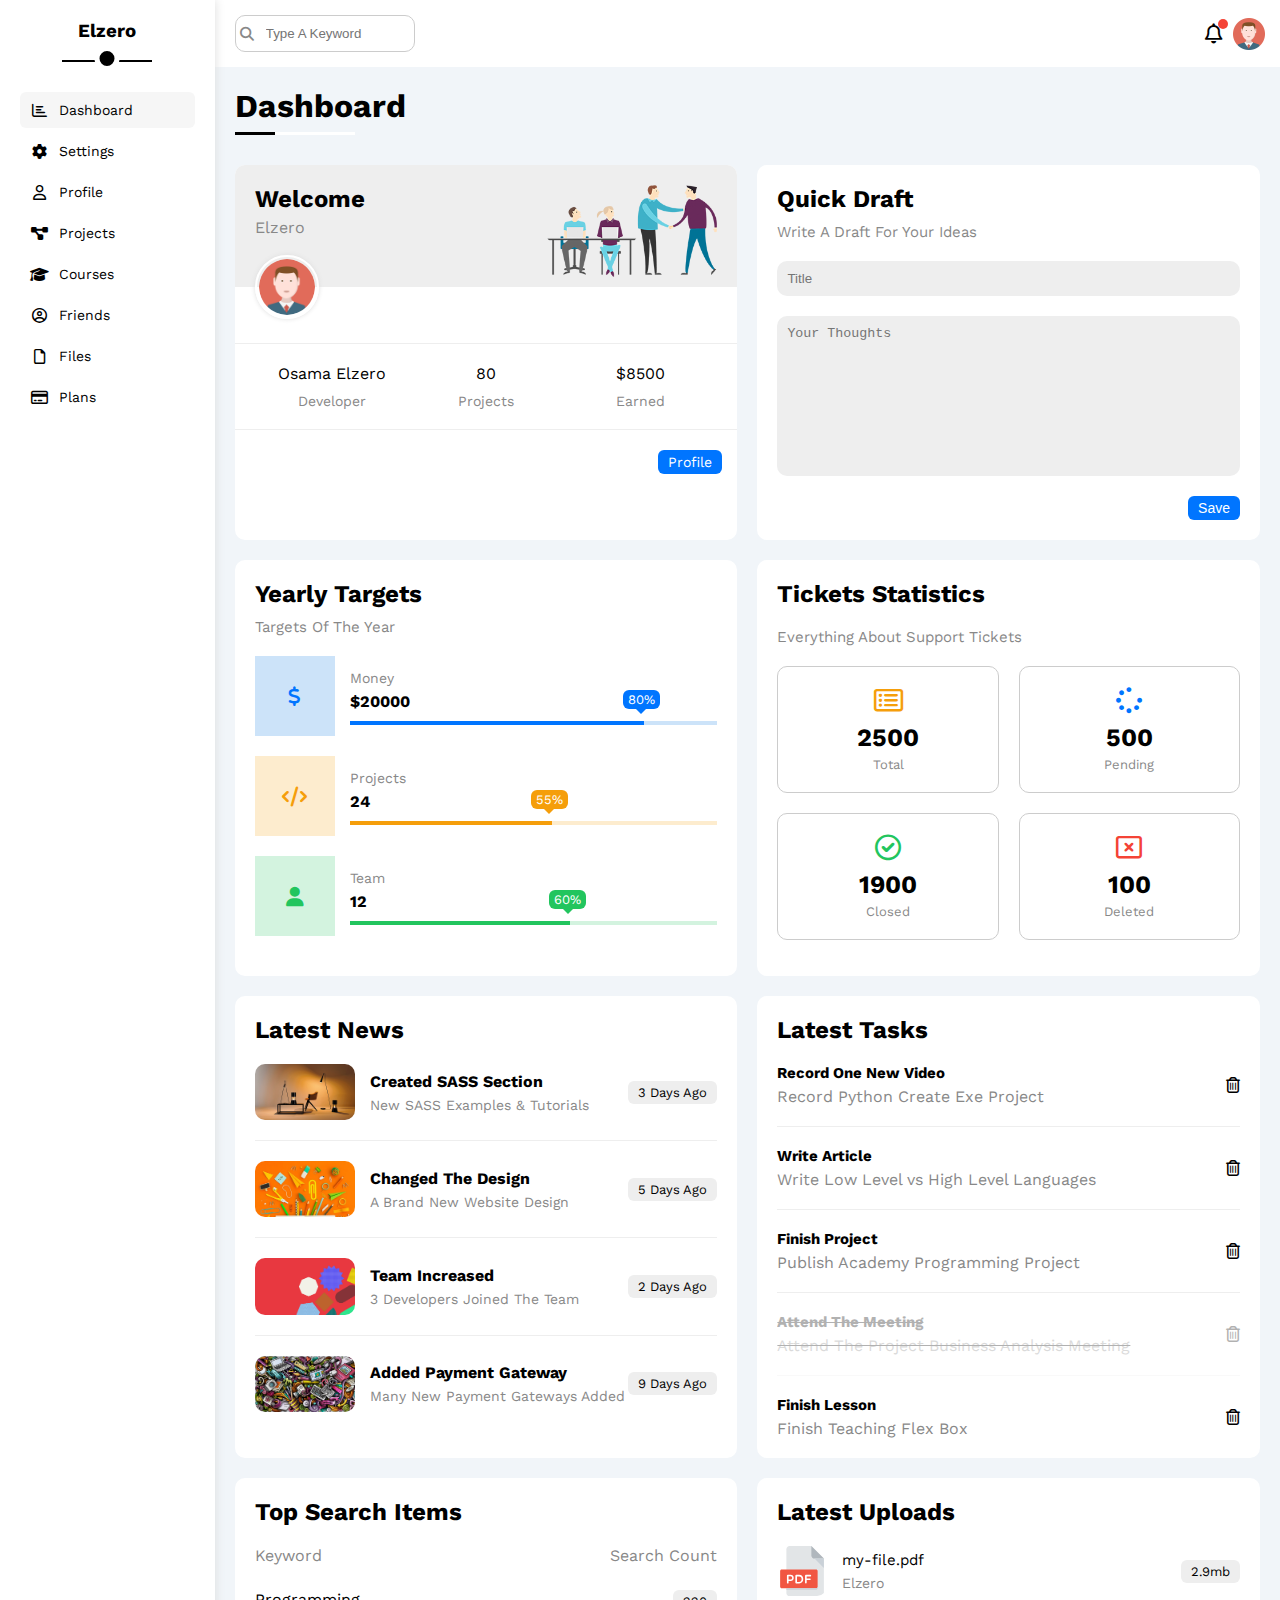
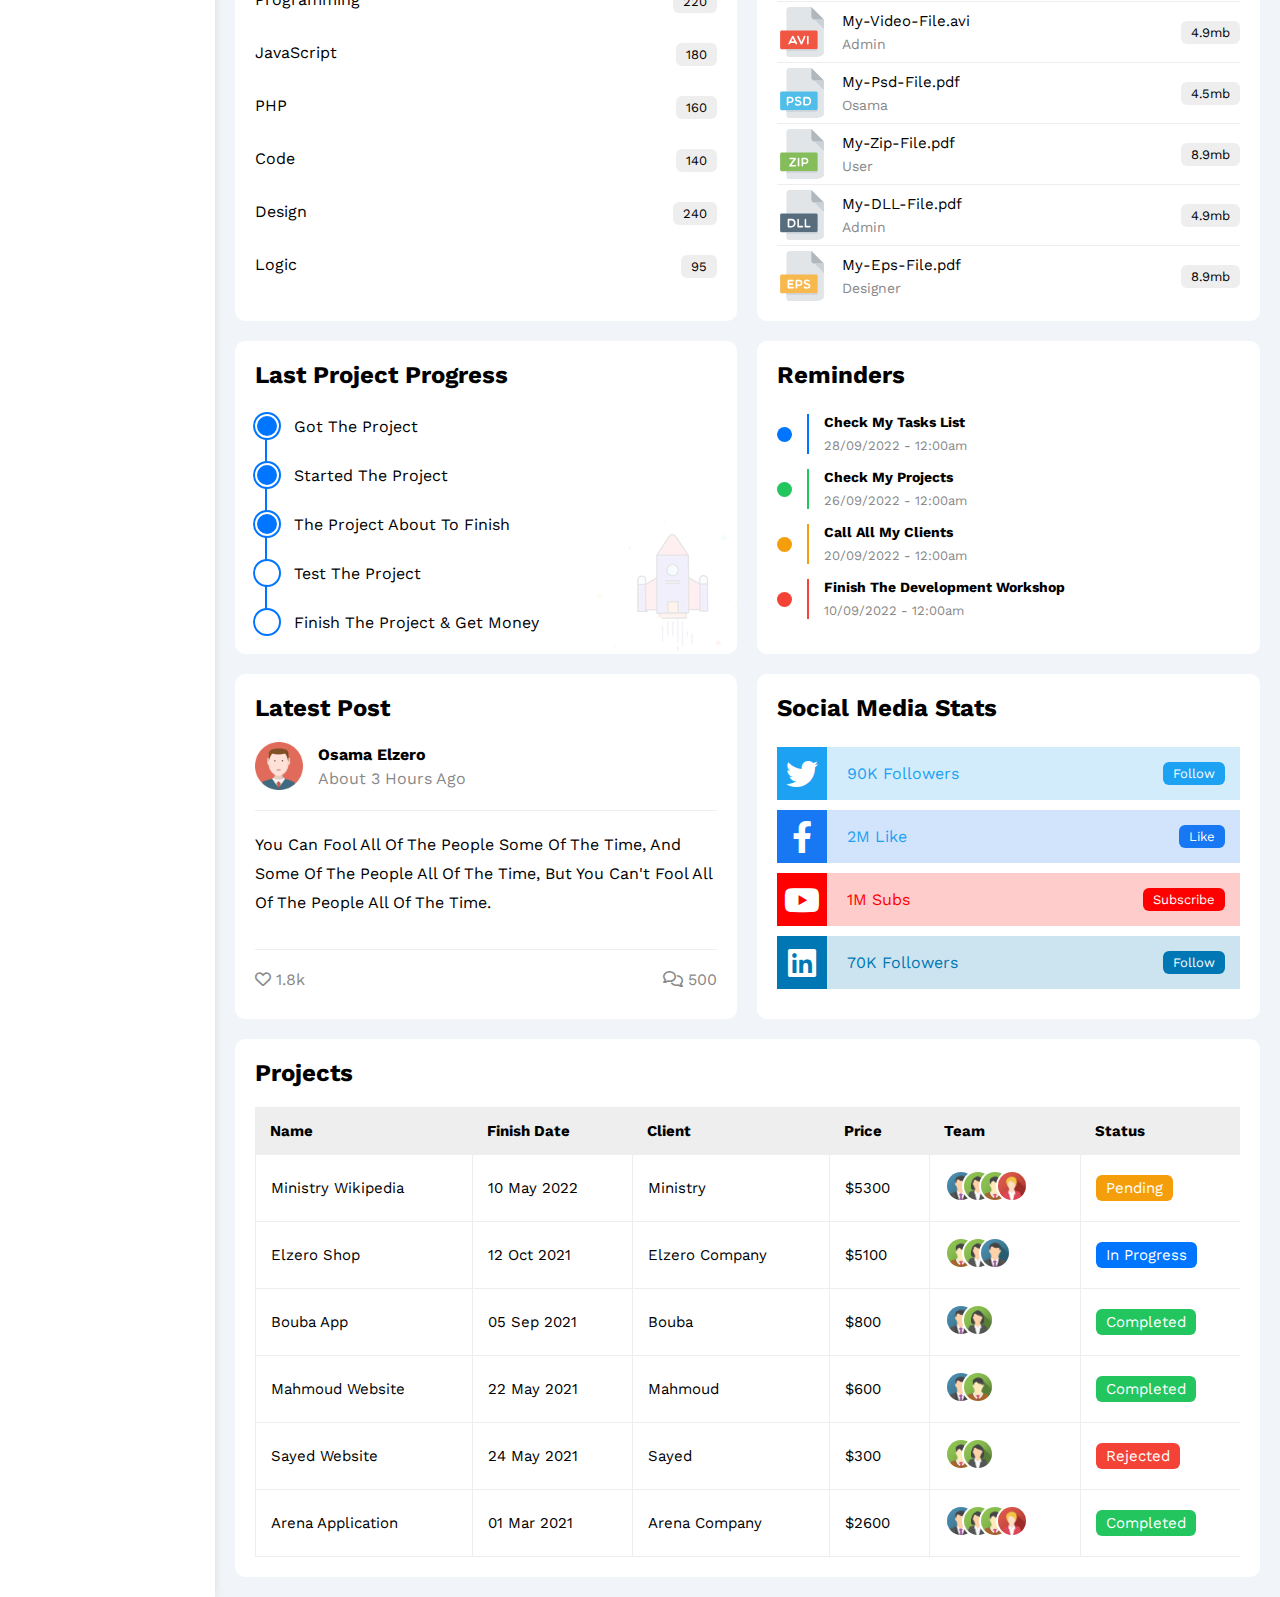
<file: index.html>
<!DOCTYPE html>
<html lang="en">
<head>
    <meta charset="UTF-8">
    <meta http-equiv="X-UA-Compatible" content="IE=edge">
    <meta name="viewport" content="width=device-width, initial-scale=1.0">
    <title>Dashboard</title>
    <link rel="stylesheet" href="css/all.min.css">
    <link rel="stylesheet" href="css/framework.css">
    <link rel="stylesheet" href="css/index.css">
     <link rel="preconnect" href="https://fonts.googleapis.com">
<link rel="preconnect" href="https://fonts.gstatic.com" crossorigin>
<link href="https://fonts.googleapis.com/css2?family=Roboto:wght@100;300&family=Work+Sans:ital,wght@0,300;0,500;0,700;0,800;1,200;1,400&display=swap" rel="stylesheet"> 
    
</head>
<body>
    <div class="page d-flex">
        <div class="sidebar bg-white p-20 p-relative">
            <h3 class="mt-0 txt-c p-relative">Elzero</h3>
            <ul>
                <li><a class="active d-flex align-center fs-15 c-black p-10 rad-6" href="index.html"><i class="fa-regular fa-chart-bar fa-fw"></i><span class="hd-mob">Dashboard</span></a></li>
                <li><a class="d-flex align-center fs-15 c-black p-10 rad-6" href="settings.html"><i class="fa-solid fa-gear fa-fw"></i><span class="hd-mob">Settings</span></a></li>
                <li><a class="d-flex align-center fs-15 c-black p-10 rad-6" href="profile.html"><i class="fa-regular fa-user fa-fw"></i><span class="hd-mob">Profile</span></a></li>
                <li><a class="d-flex align-center fs-15 c-black p-10 rad-6" href="projects.html"><i class="fa-solid fa-diagram-project fa-fw"></i><span class="hd-mob">Projects</span></a></li>
                <li><a class="d-flex align-center fs-15 c-black p-10 rad-6" href="courses.html"><i class="fa-solid fa-graduation-cap fa-fw"></i><span class="hd-mob">Courses</span></a></li>
                <li><a class="d-flex align-center fs-15 c-black p-10 rad-6" href="friends.html"><i class="fa-regular fa-circle-user fa-fw"></i><span class="hd-mob">Friends</span></a></li>
                <li><a class="d-flex align-center fs-15 c-black p-10 rad-6" href="files.html"><i class="fa-regular fa-file fa-fw"></i><span class="hd-mob">Files</span></a></li>
                <li><a class="d-flex align-center fs-15 c-black p-10 rad-6" href="plans.html"><i class="fa-regular fa-credit-card fa-fw"></i><span class="hd-mob">Plans</span></a></li>
            </ul>
        </div>
        <div class="content w-full">
            <div class="head bg-white p-15 bet-flex">
               <div class="search p-relative">
                <input class="p-10" type="search" placeholder="Type A Keyword">
               </div>
               <div class="icon d-flex align-center">
                <span class="noti p-relative"><i class="fa-regular fa-bell fa-lg"></i></span>
                <img src="images/avatar.png" alt="">
               </div>
            </div>
            <h1 class="p-relative">Dashboard</h1>
            <div class="wrape d-grid gap-20">
              <div class="welcome bg-white rad-10 txt-c-mobile block-mobile">
                <div class="intro p-20 d-flex space-between bg-eee">
                    <div>
                        <h2 class="m-0">Welcome</h2>
                        <p class="c-grey mt-5">Elzero</p>
                    </div>
                    <img class="hd-mob" src="images/welcome.png" alt="">
                </div>
                <img src="images/avatar.png" alt="" class="avatar">
                <div class="body txt-c d-flex p-20 mt-20 mb-20 block-mobile">
                    <div>Osama Elzero <span class="c-grey d-block fs-14 mt-10">Developer</span></div>
                    <div>80<span class="c-grey d-block fs-14 mt-10">Projects</span></div>
                    <div>$8500<span class="c-grey d-block fs-14 mt-10">Earned</span></div>
                </div>
                <a href="profile.html" class="visit d-block fs-14 rad-6 bg-blue c-white w-fit btn-shape">Profile</a>
              </div>
              <div class="quick bg-white rad-10 txt-c-mobile block-mobile p-20">
                <h2 class="mt-0 mb-10">Quick Draft</h2>
                <p class="c-grey mt-0 mb-20 fs-15">Write A Draft For Your Ideas</p>
                <form action="">
                    <input class="d-block mb-20 w-full p-10 rad-10 b-none bg-eee" type="text" placeholder="Title">
                    <textarea class="rad-10 p-10 d-block w-full mb-20 b-none bg-eee" placeholder="Your Thoughts"></textarea>
                    <input class="save d-block fs-14 bg-blue c-white b-none w-fit btn-shape" type="submit" value="Save">
                </form>
              </div>
              <div class="target p-20 bg-white rad-10">
                <h2 class="mt-0 mb-10">Yearly Targets</h2>
                <p class="mb-20 mt-0 c-grey fs-15">Targets Of The Year</p>
                <div class="row mb-20 blue center-flex">
                  <div class="icons center-flex">
                    <i class="fa-solid fa-dollar-sign fa-lg c-blue"></i>
                  </div>
                  <div class="detail">
                    <span class="fs-14 c-grey">Money</span>
                    <span class="d-block mt-5 mb-10 fw-bold">$20000</span>
                    <div class="prog p-relative">
                        <span class="bg-blue blue" style="width: 80%"><span class="bg-blue">80%</span></span>
                    </div>
                  </div>
                </div>
                <div class="row mb-20 orange center-flex">
                  <div class="icons center-flex">
                    <i class="fa-solid fa-code fa-lg c-orange"></i>
                  </div>
                  <div class="detail">
                    <span class="fs-14 c-grey">Projects</span>
                    <span class="d-block mt-5 mb-10 fw-bold">24</span>
                    <div class="prog p-relative">
                        <span class="bg-orange orange" style="width: 55%"><span class="bg-orange">55%</span></span>
                    </div>
                  </div>
                </div>
                <div class="row mb-20 green center-flex">
                  <div class="icons center-flex">
                    <i class="fa-solid fa-user fa-lg c-green"></i>
                  </div>
                  <div class="detail">
                    <span class="fs-14 c-grey">Team</span>
                    <span class="d-block mt-5 mb-10 fw-bold">12</span>
                    <div class="prog p-relative">
                        <span class="bg-green green" style="width: 60%"><span class="bg-green">60%</span></span>
                    </div>
                  </div>
                </div>
              </div>
              <div class="ticket p-20 bg-white rad-10">
                <h2 class="mt-0 mb10">Tickets Statistics</h2>
                <p class="mt-0 mb-20 c-grey fs-15 ">Everything About Support Tickets</p>
                <div class="d-flex txt-c gap-20 f-wrap">
                    <div class="box p-20 rad-10 fs-13 c-grey">
                        <i class="fa-regular fa-rectangle-list fa-2x mb-10 c-orange"></i>
                        <span class="d-block c-black fw-bold fs-25 mb-5">2500</span>
                        Total
                    </div>
                    <div class="box p-20 rad-10 fs-13 c-grey">
                        <i class="fa-solid fa-spinner fa-2x mb-10 c-blue"></i>
                        <span class="d-block c-black fw-bold fs-25 mb-5">500</span>
                        Pending
                    </div>
                    <div class="box p-20 rad-10 fs-13 c-grey">
                        <i class="fa-regular fa-circle-check fa-2x mb-10 c-green"></i>
                        <span class="d-block c-black fw-bold fs-25 mb-5">1900</span>
                        Closed
                    </div>
                    <div class="box p-20 rad-10 fs-13 c-grey">
                        <i class="fa-regular fa-rectangle-xmark fa-2x mb-10 c-red"></i>
                        <span class="d-block c-black fw-bold fs-25 mb-5">100</span>
                        Deleted
                    </div>
                </div>
              </div>
              <div class="new p-20 bg-white rad-10 txt-c-mobile">
                <h2 class="mt-0 mb-20">Latest News</h2>
                <div class="new-row d-flex align-center block-mobile">
                  <img src="images/news-01.png" alt="">
                  <div class="info">
                    <h3>Created SASS Section</h3>
                    <p class="m-0 fs-14 c-grey">New SASS Examples & Tutorials</p>
                  </div>
                  <div class="btn-shape bg-eee fs-13 label">3 Days Ago</div>
                </div>
                <div class="new-row d-flex align-center block-mobile">
                  <img src="images/news-02.png" alt="">
                  <div class="info">
                    <h3>Changed The Design</h3>
                    <p class="m-0 fs-14 c-grey">A Brand New Website Design</p>
                  </div>
                  <div class="btn-shape bg-eee fs-13 label">5 Days Ago</div>
                </div>
                <div class="new-row d-flex align-center block-mobile">
                  <img src="images/news-03.png" alt="">
                  <div class="info">
                    <h3>Team Increased</h3>
                    <p class="m-0 fs-14 c-grey">3 Developers Joined The Team</p>
                  </div>
                  <div class="btn-shape bg-eee fs-13 label">2 Days Ago</div>
                </div>
                <div class="new-row d-flex align-center block-mobile">
                  <img src="images/news-04.png" alt="">
                  <div class="info">
                    <h3>Added Payment Gateway</h3>
                    <p class="m-0 fs-14 c-grey">Many New Payment Gateways Added</p>
                  </div>
                  <div class="btn-shape bg-eee fs-13 label">9 Days Ago</div>
                </div>
              </div>
              <div class="task p-20 bg-white rad-10 txt-c-mobile">
                <h2 class="mt-0 mb-20">Latest Tasks</h2>
                <div class="task-row bet-flex">
                  <div class="info">
                    <h3 class="mt-0 mb-5 fs-15">Record One New Video</h3>
                    <p class="m-0 c-grey">Record Python Create Exe Project</p>
                  </div>
                  <i class="fa-regular fa-trash-can delete"></i>
                </div>
                <div class="task-row bet-flex">
                  <div class="info">
                    <h3 class="mt-0 mb-5 fs-15">Write Article</h3>
                    <p class="m-0 c-grey">Write Low Level vs High Level Languages</p>
                  </div>
                  <i class="fa-regular fa-trash-can delete"></i>
                </div>
                <div class="task-row bet-flex">
                  <div class="info">
                    <h3 class="mt-0 mb-5 fs-15">Finish Project</h3>
                    <p class="m-0 c-grey">Publish Academy Programming Project</p>
                  </div>
                  <i class="fa-regular fa-trash-can delete"></i>
                </div>
                <div class="task-row bet-flex done">
                  <div class="info">
                    <h3 class="mt-0 mb-5 fs-15">Attend The Meeting</h3>
                    <p class="m-0 c-grey">Attend The Project Business Analysis Meeting</p>
                  </div>
                  <i class="fa-regular fa-trash-can delete"></i>
                </div>
                <div class="task-row bet-flex">
                  <div class="info">
                    <h3 class="mt-0 mb-5 fs-15">Finish Lesson</h3>
                    <p class="m-0 c-grey">Finish Teaching Flex Box</p>
                  </div>
                  <i class="fa-regular fa-trash-can delete"></i>
                </div>
              </div>
              <div class="search p-20 bg-white rad-10">
                <h2 class="mt-0 mb-20">Top Search Items</h2>
                <div class="head d-flex space-between c-grey mb-10">
                  <div>Keyword</div>
                  <div>Search Count</div>
                </div>
                <div class="item d-flex space-between pt-15 pb-15">
                  <span>Programming</span>
                  <span class="bg-eee btn-shape fs-13">220</span>
                </div>
                <div class="item d-flex space-between pt-15 pb-15">
                  <span>JavaScript</span>
                  <span class="bg-eee btn-shape fs-13">180</span>
                </div>
                <div class="item d-flex space-between pt-15 pb-15">
                  <span>PHP</span>
                  <span class="bg-eee btn-shape fs-13">160</span>
                </div>
                <div class="item d-flex space-between pt-15 pb-15">
                  <span>Code</span>
                  <span class="bg-eee btn-shape fs-13">140</span>
                </div>
                <div class="item d-flex space-between pt-15 pb-15">
                  <span>Design</span>
                  <span class="bg-eee btn-shape fs-13">240</span>
                </div>
                <div class="item d-flex space-between pt-15 pb-15">
                  <span>Logic</span>
                  <span class="bg-eee btn-shape fs-13">95</span>
                </div>
              </div>
              <div class="upload p-20 bg-white rad-10">
                <h2 class="mt-0 mb-20">Latest Uploads</h2>
                <div class="upload-row d-flex align-center">
                  <img src="images/pdf.svg" alt="">
                  <div class="info">
                    <h3>my-file.pdf</h3>
                    <p class="m-0 fs-14 c-grey">Elzero</p>
                  </div>
                  <div class="btn-shape bg-eee fs-13 buto">2.9mb</div>
                </div>
                <div class="upload-row d-flex align-center">
                  <img src="images/avi.svg" alt="">
                  <div class="info">
                    <h3>My-Video-File.avi</h3>
                    <p class="m-0 fs-14 c-grey">Admin</p>
                  </div>
                  <div class="btn-shape bg-eee fs-13 buto">4.9mb</div>
                </div>
                <div class="upload-row d-flex align-center">
                  <img src="images/psd.svg" alt="">
                  <div class="info">
                    <h3>My-Psd-File.pdf</h3>
                    <p class="m-0 fs-14 c-grey">Osama</p>
                  </div>
                  <div class="btn-shape bg-eee fs-13 buto">4.5mb</div>
                </div>
                <div class="upload-row d-flex align-center">
                  <img src="images/zip.svg" alt="">
                  <div class="info">
                    <h3>My-Zip-File.pdf</h3>
                    <p class="m-0 fs-14 c-grey">User</p>
                  </div>
                  <div class="btn-shape bg-eee fs-13 buto">8.9mb</div>
                </div>
                <div class="upload-row d-flex align-center">
                  <img src="images/dll.svg" alt="">
                  <div class="info">
                    <h3>My-DLL-File.pdf</h3>
                    <p class="m-0 fs-14 c-grey">Admin</p>
                  </div>
                  <div class="btn-shape bg-eee fs-13 buto">4.9mb</div>
                </div>
                <div class="upload-row d-flex align-center">
                  <img src="images/eps.svg" alt="">
                  <div class="info">
                    <h3>My-Eps-File.pdf</h3>
                    <p class="m-0 fs-14 c-grey">Designer</p>
                  </div>
                  <div class="btn-shape bg-eee fs-13 buto">8.9mb</div>
                </div>
              </div>
              <div class="project p-20 bg-white rad-10 p-relative">
                <h2 class="mt-0 mb-20">Last Project Progress</h2>
                <ul class="m-0 p-relative">
                 <li class="mt-25 d-flex align-center done">Got The Project</li>
                 <li class="mt-25 d-flex align-center done">Started The Project</li>
                 <li class="mt-25 d-flex align-center done">The Project About To Finish</li>
                 <li class="mt-25 d-flex align-center current">Test The Project</li>
                 <li class="mt-25 d-flex align-center">Finish The Project & Get Money</li>
                </ul>
                <img class="launch hd-mobile" src="images/project.png" alt="">
              </div>
              <div class="remind p-20 bg-white rad-10 p-relative">
                <h2 class="mt-0 mb-25">Reminders</h2>
                <ul class="m-0">
                  <li class="d-flex align-center mt-15">
                    <span class="key bg-blue mr-15 d-block rad-half"></span>
                    <div class="pl-15 blue">
                      <p class="fs-14 fw-bold mt-0 mb-5">Check My Tasks List</p>
                      <span class="c-grey fs-13">28/09/2022 - 12:00am</span>
                    </div>
                  </li>
                  <li class="d-flex align-center mt-15">
                    <span class="key bg-green mr-15 d-block rad-half"></span>
                    <div class="pl-15 green">
                      <p class="fs-14 fw-bold mt-0 mb-5">Check My Projects</p>
                      <span class="c-grey fs-13">26/09/2022 - 12:00am</span>
                    </div>
                  </li>
                  <li class="d-flex align-center mt-15">
                    <span class="key bg-orange mr-15 d-block rad-half"></span>
                    <div class="pl-15 orange">
                      <p class="fs-14 fw-bold mt-0 mb-5">Call All My Clients</p>
                      <span class="c-grey fs-13">20/09/2022 - 12:00am</span>
                    </div>
                  </li>
                  <li class="d-flex align-center mt-15">
                    <span class="key bg-red mr-15 d-block rad-half"></span>
                    <div class="pl-15 red">
                      <p class="fs-14 fw-bold mt-0 mb-5">Finish The Development Workshop</p>
                      <span class="c-grey fs-13">10/09/2022 - 12:00am</span>
                    </div>
                  </li>
                </ul>
              </div>
              <div class="post p-20 bg-white rad-10 p-relative">
                <h2 class="mt-0 mb-20">Latest Post</h2>
                <div class="top d-flex align-center">
                  <img class="avatar mr-15" src="images/avatar.png" alt="">
                   <div class="info">
                    <span class="d-block mb-5 fw-bold">Osama Elzero</span>
                    <span class="c-grey">About 3 Hours Ago</span>
                   </div>
                </div>
                <div class="content txt-c-mobile pt-20 pb-20 mt-20 mb-20">
                  You can fool all of the people some of the time, and some of the people all of the time, but you can't fool all of the people all of the time. 
                </div>
                <div class="stats c-grey bet-flex">
                  <div>
                    <i class="fa-regular fa-heart"></i>
                    <span>1.8k</span>
                  </div>
                  <div>
                    <i class="fa-regular fa-comments"></i>
                    <span>500</span>
                  </div>
                </div>
              </div>
              <div class="social p-20 bg-white rad-10 p-relative">
                <h2 class="mt-0 mb-25">Social Media Stats</h2>
                <div class="box twitter p-15 p-relative mb-10 bet-flex">
                  <i class="fa-brands fa-twitter fa-2x c-white h-full center-flex"></i>
                  <span>90K Followers</span>
                  <a class="fs-13 c-white btn-shape" href="#">Follow</a>
                </div>
                <div class="box facebook p-15 p-relative mb-10 bet-flex">
                  <i class="fa-brands fa-facebook-f fa-2x c-white h-full center-flex"></i>
                  <span>2M Like</span>
                  <a class="fs-13 c-white btn-shape" href="#">Like</a>
                </div>
                <div class="box youtube p-15 p-relative mb-10 bet-flex">
                  <i class="fa-brands fa-youtube fa-2x c-white h-full center-flex"></i>
                  <span>1M Subs</span>
                  <a class="fs-13 c-white btn-shape" href="#">Subscribe</a>
                </div>
                <div class="box linkedin p-15 p-relative mb-10 bet-flex">
                  <i class="fa-brands fa-linkedin fa-2x c-white h-full center-flex"></i>
                  <span>70K Followers</span>
                  <a class="fs-13 c-white btn-shape" href="#">Follow</a>
                </div>
              </div>
            </div>
            <div class="pro p-20 bg-white rad-10 m-20">
              <h2 class="mt-0 mbb-20">Projects</h2>
              <div class="res-table">
                <table class="fs-15 w-full">
               <thead>
                <td>Name</td>
                <td>Finish Date</td>
                <td>Client</td>
                <td>Price</td>
                <td>Team</td>
                <td>Status</td>
               </thead>
               <tbody>
                <tr>
                  <td>Ministry Wikipedia</td>
                  <td>10 May 2022</td>
                  <td>Ministry</td>
                  <td>$5300</td>
                  <td>
                    <img src="images/team-01.png" alt="">
                    <img src="images/team-02.png" alt="">
                    <img src="images/team-03.png" alt="">
                    <img src="images/team-05.png" alt="">
                  </td>
                  <td><span class="lab bg-orange c-white btn-shape">Pending</span></td>
                </tr>
                <tr>
                  <td>Elzero Shop</td>
                  <td>12 Oct 2021</td>
                  <td>Elzero Company</td>
                  <td>$5100</td>
                  <td>
                    <img src="images/team-03.png" alt="">
                    <img src="images/team-02.png" alt="">
                    <img src="images/team-01.png" alt="">
                  </td>
                  <td><span class="lab bg-blue c-white btn-shape">In Progress</span></td>
                </tr>
                <tr>
                  <td>Bouba App</td>
                  <td>05 Sep 2021</td>
                  <td>Bouba</td>
                  <td>$800</td>
                  <td>
                    <img src="images/team-01.png" alt="">
                    <img src="images/team-02.png" alt="">
                  </td>
                  <td><span class="lab bg-green c-white btn-shape">Completed</span></td>
                </tr>
                <tr>
                  <td>Mahmoud Website</td>
                  <td>22 May 2021</td>
                  <td>Mahmoud</td>
                  <td>$600</td>
                  <td>
                    <img src="images/team-01.png" alt="">
                    <img src="images/team-03.png" alt="">
                  </td>
                  <td><span class="lab bg-green c-white btn-shape">Completed</span></td>
                </tr>
                <tr>
                  <td>Sayed Website</td>
                  <td>24 May 2021</td>
                  <td>Sayed</td>
                  <td>$300</td>
                  <td>
                    <img src="images/team-03.png" alt="">
                    <img src="images/team-02.png" alt="">
                  </td>
                  <td><span class="lab bg-red c-white btn-shape">Rejected</span></td>
                </tr>
                <tr>
                  <td>Arena Application</td>
                  <td>01 Mar 2021</td>
                  <td>Arena Company</td>
                  <td>$2600</td>
                  <td>
                    <img src="images/team-01.png" alt="">
                    <img src="images/team-02.png" alt="">
                    <img src="images/team-03.png" alt="">
                    <img src="images/team-05.png" alt="">
                  </td>
                  <td><span class="lab bg-green c-white btn-shape">Completed</span></td>
                </tr>
               </tbody>
                </table>
              </div>
            </div>
        </div>
    </div>
</body>
</html>
</file>
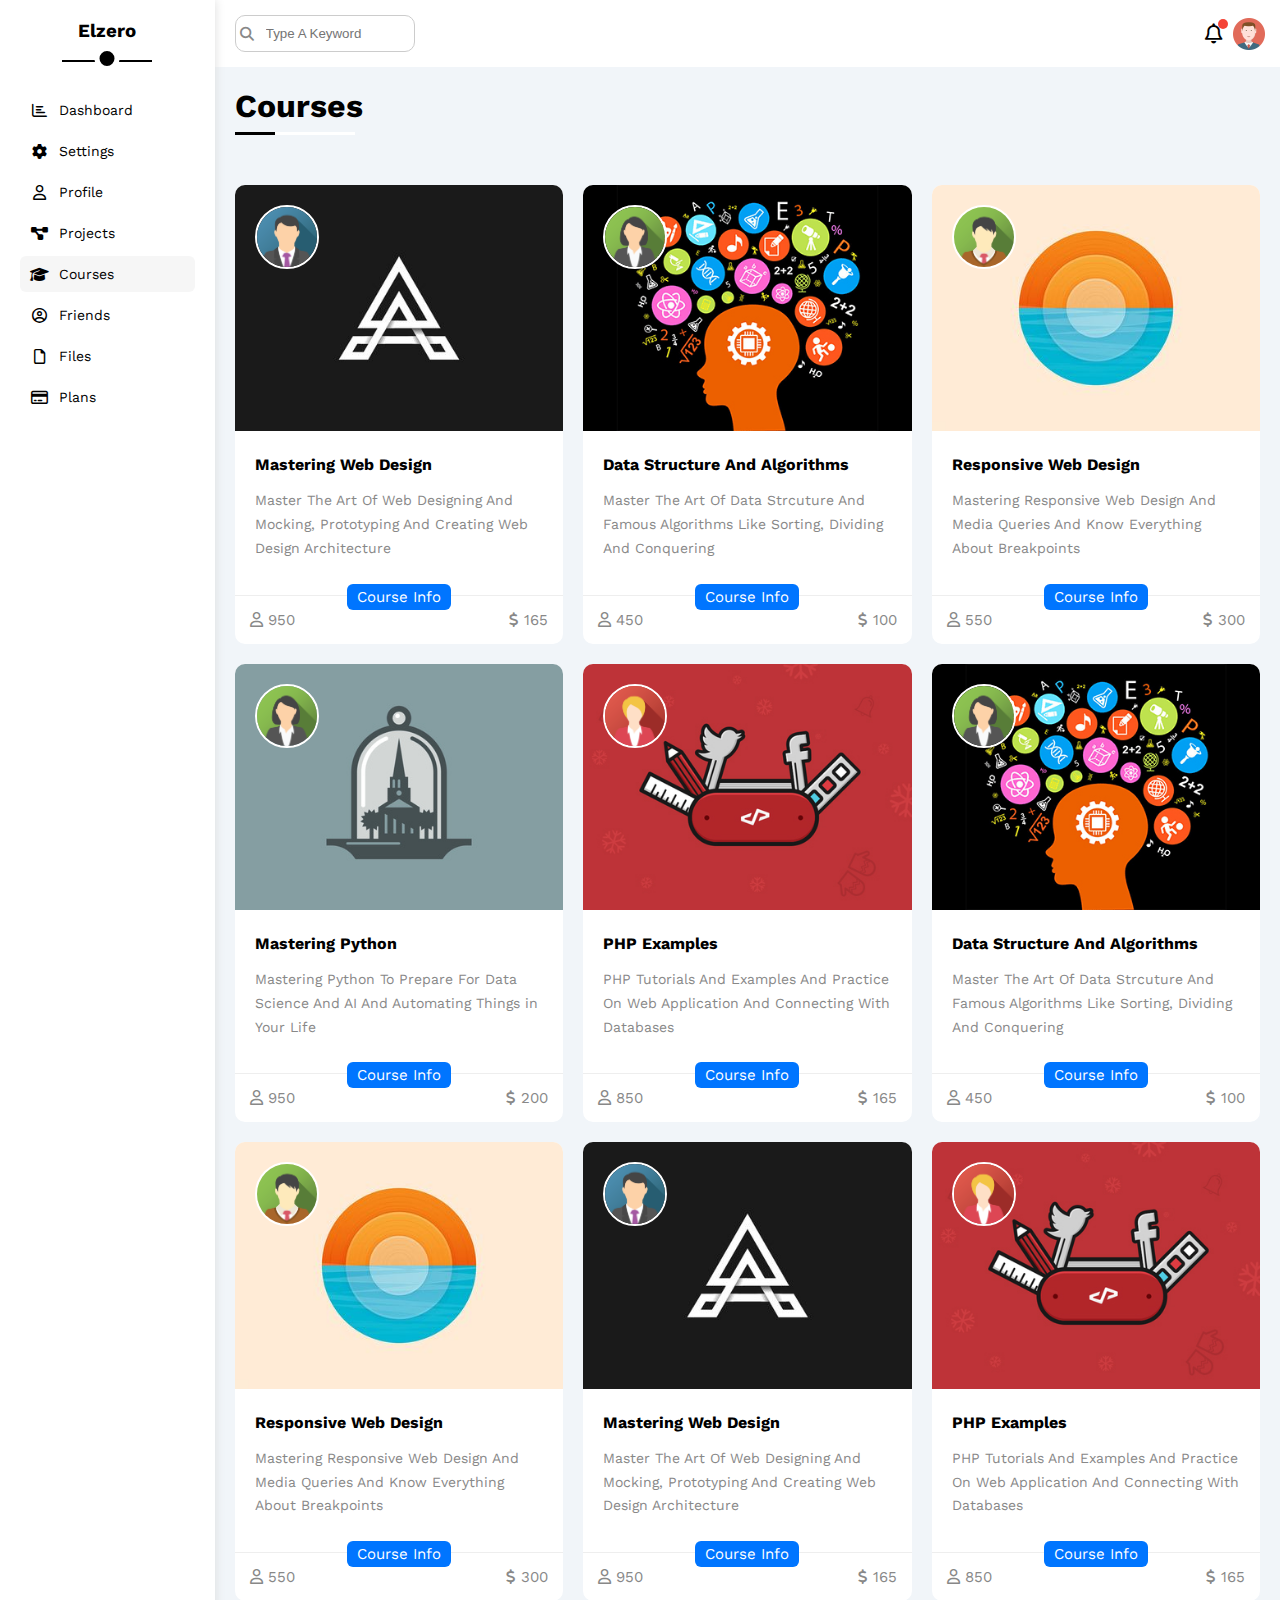
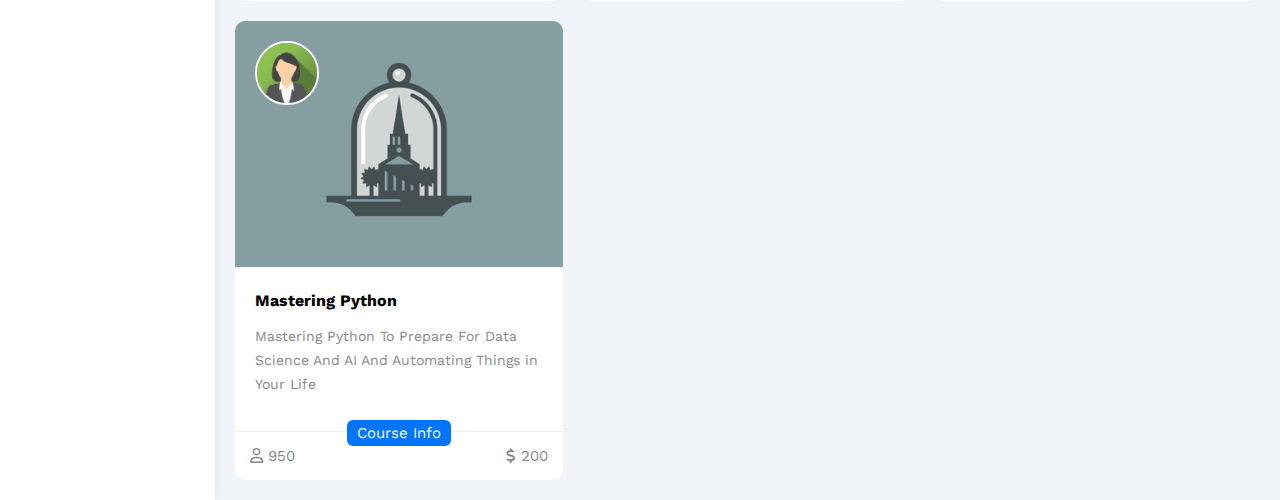
<file: courses.html>
<!DOCTYPE html>
<html lang="en">
<head>
    <meta charset="UTF-8">
    <meta http-equiv="X-UA-Compatible" content="IE=edge">
    <meta name="viewport" content="width=device-width, initial-scale=1.0">
    <title>Courses</title>
    <link rel="stylesheet" href="css/all.min.css">
    <link rel="stylesheet" href="css/framework.css">
    <link rel="stylesheet" href="css/index.css">
     <link rel="preconnect" href="https://fonts.googleapis.com">
<link rel="preconnect" href="https://fonts.gstatic.com" crossorigin>
<link href="https://fonts.googleapis.com/css2?family=Roboto:wght@100;300&family=Work+Sans:ital,wght@0,300;0,500;0,700;0,800;1,200;1,400&display=swap" rel="stylesheet"> 
    </head>
    <body>
        <div class="page d-flex">
            <div class="sidebar p-relative bg-white p-20">
                <h3 class="mt-0 txt-c p-relative">Elzero</h3>
                <ul>
            <li><a class="d-flex align-center fs-15 c-black p-10 rad-6" href="index.html"><i class="fa-regular fa-chart-bar fa-fw"></i><span>Dashboard</span></a></li>
             <li><a class="d-flex align-center fs-15 c-black p-10 rad-6" href="settings.html"><i class="fa-solid fa-gear fa-fw"></i><span class="hd-mob">Settings</span></a></li>
            <li><a class="d-flex align-center fs-15 c-black p-10 rad-6" href="profile.html"><i class="fa-regular fa-user fa-fw"></i><span class="hd-mob">Profile</span></a></li>
            <li><a class="d-flex align-center fs-15 c-black p-10 rad-6" href="projects.html"><i class="fa-solid fa-diagram-project fa-fw"></i><span class="hd-mob">Projects</span></a></li>
            <li><a class="active d-flex align-center fs-15 c-black p-10 rad-6" href="courses.html"><i class="fa-solid fa-graduation-cap fa-fw"></i><span class="hd-mob">Courses</span></a></li>
            <li><a class="d-flex align-center fs-15 c-black p-10 rad-6" href="friends.html"><i class="fa-regular fa-circle-user fa-fw"></i><span class="hd-mob">Friends</span></a></li>
            <li><a class="d-flex align-center fs-15 c-black p-10 rad-6" href="files.html"><i class="fa-regular fa-file fa-fw"></i><span class="hd-mob">Files</span></a></li>
            <li><a class="d-flex align-center fs-15 c-black p-10 rad-6" href="plans.html"><i class="fa-regular fa-credit-card fa-fw"></i><span class="hd-mob">Plans</span></a></li>
                </ul>
            </div>
            <div class="content w-full">
                <div class="head bet-flex bg-white p-15">
                    <div class="search p-relative">
                        <input class="p-10" type="search" placeholder="Type A Keyword">
                    </div>
                        <div class="icon d-flex align-center">
                            <span class="noti p-relative"><i class="fa-regular fa-bell fa-lg"></i></span>
                            <img src="images/avatar.png" alt="">
                    </div>
                </div>
                <h1 class="p-relative">Courses</h1>
                <div class="course-page p-20 d-grid gap-20">
                    <div class="course bg-white rad-10 p-relative">
                        <img class="cover" src="images/course-01.jpg" alt="">
                        <img class="instruct" src="images/team-01.png" alt="">
                       <div class="p-20">
                            <h4 class="m-0">Mastering Web Design</h4>
                            <p class="desc c-grey mt-15 fs-14">Master The Art Of Web Designing And Mocking, Prototyping And Creating Web Design Architecture </p>
                        </div>
                        <div class="info p-15 bet-flex p-relative">
                            <span class="title c-white bg-blue btn-shape">Course Info</span>
                            <span class="c-grey">
                                <i class="fa-regular fa-user"></i>
                                950
                            </span>
                            <span class="c-grey">
                                <i class="fa-solid fa-dollar-sign"></i>
                                165
                            </span>
                        </div>
                    </div>
                    <div class="course bg-white rad-10 p-relative">
                        <img class="cover" src="images/course-02.jpg" alt="">
                        <img class="instruct" src="images/team-02.png" alt="">
                       <div class="p-20">
                            <h4 class="m-0">Data Structure And Algorithms</h4>
                            <p class="desc c-grey mt-15 fs-14">Master The Art Of Data Strcuture And Famous Algorithms Like Sorting, Dividing And Conquering  </p>
                        </div>
                        <div class="info p-15 bet-flex p-relative">
                            <span class="title c-white bg-blue btn-shape">Course Info</span>
                            <span class="c-grey">
                                <i class="fa-regular fa-user"></i>
                                450
                            </span>
                            <span class="c-grey">
                                <i class="fa-solid fa-dollar-sign"></i>
                                100
                            </span>
                        </div>
                    </div>
                    <div class="course bg-white rad-10 p-relative">
                        <img class="cover" src="images/course-03.jpg" alt="">
                        <img class="instruct" src="images/team-03.png" alt="">
                       <div class="p-20">
                            <h4 class="m-0">Responsive Web Design</h4>
                            <p class="desc c-grey mt-15 fs-14">Mastering Responsive Web Design And Media Queries And Know Everything About Breakpoints  </p>
                        </div>
                        <div class="info p-15 bet-flex p-relative">
                            <span class="title c-white bg-blue btn-shape">Course Info</span>
                            <span class="c-grey">
                                <i class="fa-regular fa-user"></i>
                                550
                            </span>
                            <span class="c-grey">
                                <i class="fa-solid fa-dollar-sign"></i>
                                300
                            </span>
                        </div>
                    </div>
                    <div class="course bg-white rad-10 p-relative">
                        <img class="cover" src="images/course-04.jpg" alt="">
                        <img class="instruct" src="images/team-02.png" alt="">
                       <div class="p-20">
                            <h4 class="m-0">Mastering Python</h4>
                            <p class="desc c-grey mt-15 fs-14">Mastering Python To Prepare For Data Science And AI And Automating Things in Your Life </p>
                        </div>
                        <div class="info p-15 bet-flex p-relative">
                            <span class="title c-white bg-blue btn-shape">Course Info</span>
                            <span class="c-grey">
                                <i class="fa-regular fa-user"></i>
                                950
                            </span>
                            <span class="c-grey">
                                <i class="fa-solid fa-dollar-sign"></i>
                                200
                            </span>
                        </div>
                    </div>
                    <div class="course bg-white rad-10 p-relative">
                        <img class="cover" src="images/course-05.jpg" alt="">
                        <img class="instruct" src="images/team-05.png" alt="">
                       <div class="p-20">
                            <h4 class="m-0">PHP Examples</h4>
                            <p class="desc c-grey mt-15 fs-14">PHP Tutorials And Examples And Practice On Web Application And Connecting With Databases </p>
                        </div>
                        <div class="info p-15 bet-flex p-relative">
                            <span class="title c-white bg-blue btn-shape">Course Info</span>
                            <span class="c-grey">
                                <i class="fa-regular fa-user"></i>
                                850
                            </span>
                            <span class="c-grey">
                                <i class="fa-solid fa-dollar-sign"></i>
                                165
                            </span>
                        </div>
                    </div>
                    <div class="course bg-white rad-10 p-relative">
                        <img class="cover" src="images/course-02.jpg" alt="">
                        <img class="instruct" src="images/team-02.png" alt="">
                       <div class="p-20">
                            <h4 class="m-0">Data Structure And Algorithms</h4>
                            <p class="desc c-grey mt-15 fs-14">Master The Art Of Data Strcuture And Famous Algorithms Like Sorting, Dividing And Conquering  </p>
                        </div>
                        <div class="info p-15 bet-flex p-relative">
                            <span class="title c-white bg-blue btn-shape">Course Info</span>
                            <span class="c-grey">
                                <i class="fa-regular fa-user"></i>
                                450
                            </span>
                            <span class="c-grey">
                                <i class="fa-solid fa-dollar-sign"></i>
                                100
                            </span>
                        </div>
                    </div>
                    <div class="course bg-white rad-10 p-relative">
                        <img class="cover" src="images/course-03.jpg" alt="">
                        <img class="instruct" src="images/team-03.png" alt="">
                       <div class="p-20">
                            <h4 class="m-0">Responsive Web Design</h4>
                            <p class="desc c-grey mt-15 fs-14">Mastering Responsive Web Design And Media Queries And Know Everything About Breakpoints  </p>
                        </div>
                        <div class="info p-15 bet-flex p-relative">
                            <span class="title c-white bg-blue btn-shape">Course Info</span>
                            <span class="c-grey">
                                <i class="fa-regular fa-user"></i>
                                550
                            </span>
                            <span class="c-grey">
                                <i class="fa-solid fa-dollar-sign"></i>
                                300
                            </span>
                        </div>
                    </div>
                    <div class="course bg-white rad-10 p-relative">
                        <img class="cover" src="images/course-01.jpg" alt="">
                        <img class="instruct" src="images/team-01.png" alt="">
                       <div class="p-20">
                            <h4 class="m-0">Mastering Web Design</h4>
                            <p class="desc c-grey mt-15 fs-14">Master The Art Of Web Designing And Mocking, Prototyping And Creating Web Design Architecture </p>
                        </div>
                        <div class="info p-15 bet-flex p-relative">
                            <span class="title c-white bg-blue btn-shape">Course Info</span>
                            <span class="c-grey">
                                <i class="fa-regular fa-user"></i>
                                950
                            </span>
                            <span class="c-grey">
                                <i class="fa-solid fa-dollar-sign"></i>
                                165
                            </span>
                        </div>
                    </div>
                    <div class="course bg-white rad-10 p-relative">
                        <img class="cover" src="images/course-05.jpg" alt="">
                        <img class="instruct" src="images/team-05.png" alt="">
                       <div class="p-20">
                            <h4 class="m-0">PHP Examples</h4>
                            <p class="desc c-grey mt-15 fs-14">PHP Tutorials And Examples And Practice On Web Application And Connecting With Databases </p>
                        </div>
                        <div class="info p-15 bet-flex p-relative">
                            <span class="title c-white bg-blue btn-shape">Course Info</span>
                            <span class="c-grey">
                                <i class="fa-regular fa-user"></i>
                                850
                            </span>
                            <span class="c-grey">
                                <i class="fa-solid fa-dollar-sign"></i>
                                165
                            </span>
                        </div>
                    </div>
                    <div class="course bg-white rad-10 p-relative">
                        <img class="cover" src="images/course-04.jpg" alt="">
                        <img class="instruct" src="images/team-02.png" alt="">
                       <div class="p-20">
                            <h4 class="m-0">Mastering Python</h4>
                            <p class="desc c-grey mt-15 fs-14">Mastering Python To Prepare For Data Science And AI And Automating Things in Your Life </p>
                        </div>
                        <div class="info p-15 bet-flex p-relative">
                            <span class="title c-white bg-blue btn-shape">Course Info</span>
                            <span class="c-grey">
                                <i class="fa-regular fa-user"></i>
                                950
                            </span>
                            <span class="c-grey">
                                <i class="fa-solid fa-dollar-sign"></i>
                                200
                            </span>
                        </div>
                    </div>
                </div>
                </div>
                </div>
</file>
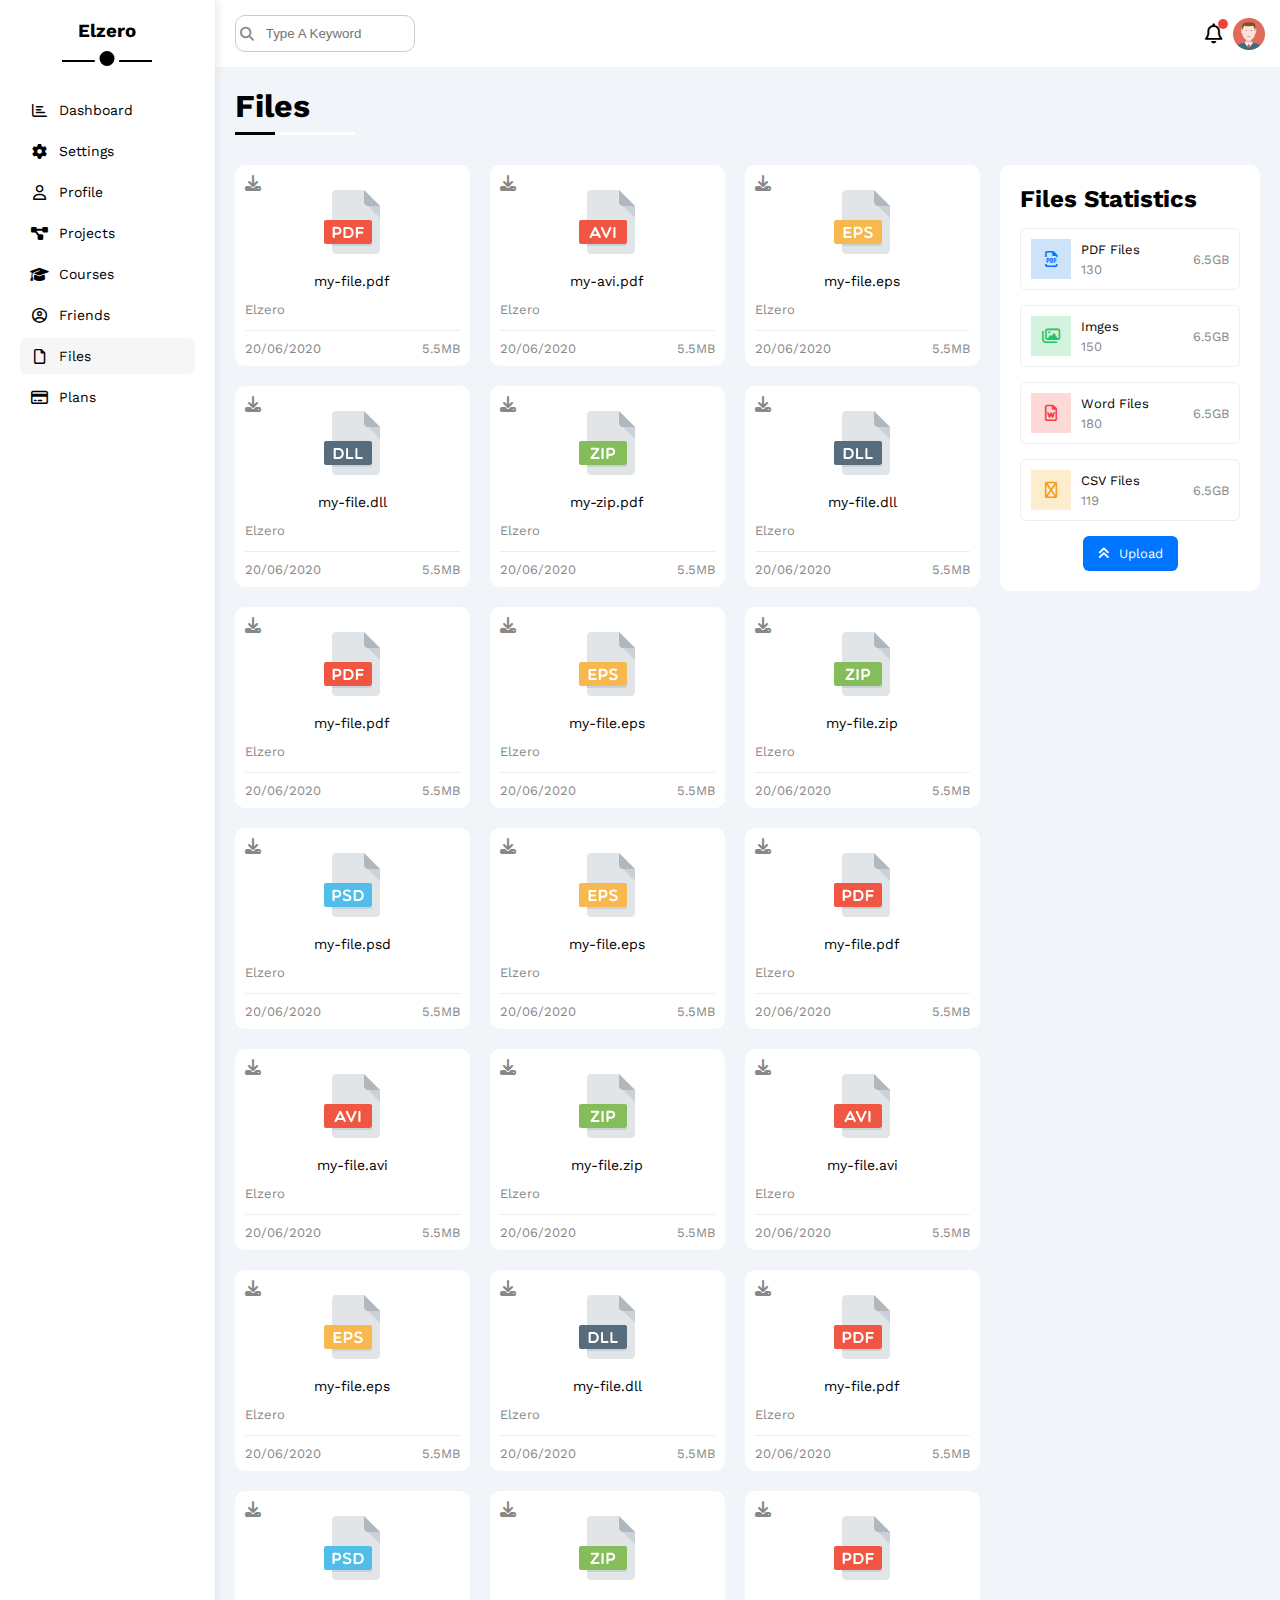
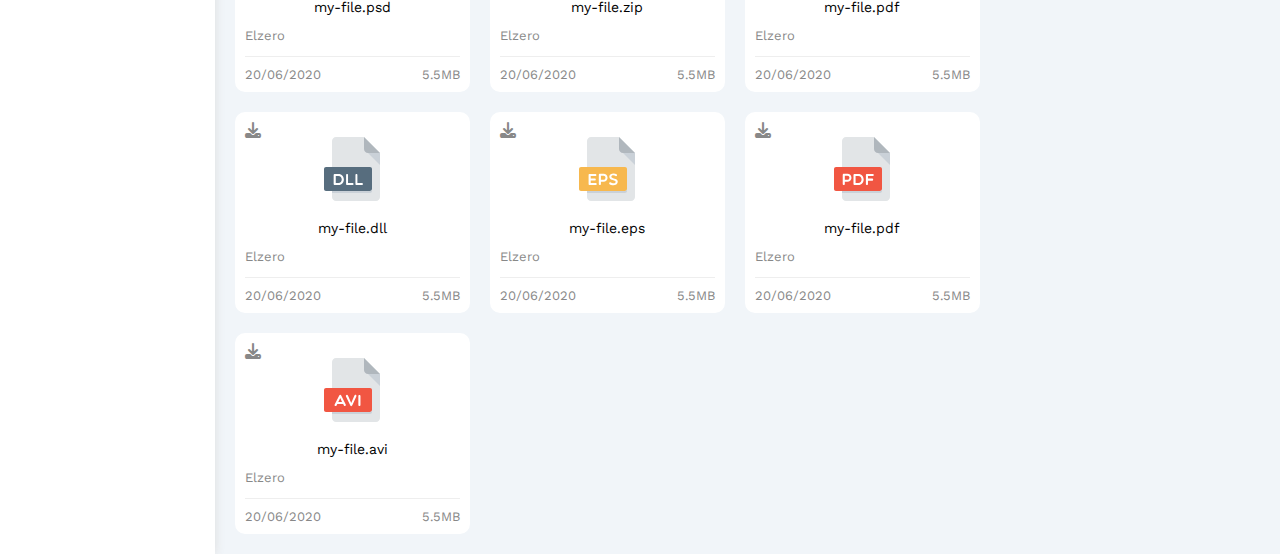
<file: files.html>
<!DOCTYPE html>
<html lang="en">
<head>
    <meta charset="UTF-8">
    <meta http-equiv="X-UA-Compatible" content="IE=edge">
    <meta name="viewport" content="width=device-width, initial-scale=1.0">
    <title>Files</title>
    <link rel="stylesheet" href="css/all.min.css">
    <link rel="stylesheet" href="css/framework.css">
    <link rel="stylesheet" href="css/index.css">
     <link rel="preconnect" href="https://fonts.googleapis.com">
<link rel="preconnect" href="https://fonts.gstatic.com" crossorigin>
<link href="https://fonts.googleapis.com/css2?family=Roboto:wght@100;300&family=Work+Sans:ital,wght@0,300;0,500;0,700;0,800;1,200;1,400&display=swap" rel="stylesheet"> 
    </head>
    <body>
        <div class="page d-flex">
            <div class="sidebar p-relative bg-white p-20">
                <h3 class="mt-0 txt-c p-relative">Elzero</h3>
                <ul>
            <li><a class="d-flex align-center fs-15 c-black p-10 rad-6" href="index.html"><i class="fa-regular fa-chart-bar fa-fw"></i><span>Dashboard</span></a></li>
             <li><a class="d-flex align-center fs-15 c-black p-10 rad-6" href="settings.html"><i class="fa-solid fa-gear fa-fw"></i><span class="hd-mob">Settings</span></a></li>
            <li><a class="d-flex align-center fs-15 c-black p-10 rad-6" href="profile.html"><i class="fa-regular fa-user fa-fw"></i><span class="hd-mob">Profile</span></a></li>
            <li><a class="d-flex align-center fs-15 c-black p-10 rad-6" href="projects.html"><i class="fa-solid fa-diagram-project fa-fw"></i><span class="hd-mob">Projects</span></a></li>
            <li><a class="d-flex align-center fs-15 c-black p-10 rad-6" href="courses.html"><i class="fa-solid fa-graduation-cap fa-fw"></i><span class="hd-mob">Courses</span></a></li>
            <li><a class="d-flex align-center fs-15 c-black p-10 rad-6" href="friends.html"><i class="fa-regular fa-circle-user fa-fw"></i><span class="hd-mob">Friends</span></a></li>
            <li><a class="active d-flex align-center fs-15 c-black p-10 rad-6" href="files.html"><i class="fa-regular fa-file fa-fw"></i><span class="hd-mob">Files</span></a></li>
            <li><a class="d-flex align-center fs-15 c-black p-10 rad-6" href="plans.html"><i class="fa-regular fa-credit-card fa-fw"></i><span class="hd-mob">Plans</span></a></li>
                </ul>
            </div>
            <div class="content w-full">
                <div class="head bet-flex bg-white p-15">
                    <div class="search p-relative">
                        <input class="p-10" type="search" placeholder="Type A Keyword">
                    </div>
                        <div class="icon d-flex align-center">
                            <span class="noti p-relative"><i class="fa-regular fa-bell fa-lg"></i></span>
                            <img src="images/avatar.png" alt="">
                    </div>
                </div>
                <h1 class="p-relative">Files</h1>
                <div class="files-page d-flex gap-20 m-20">
                    <div class="files-stats bg-white p-20 rad-10">
                        <h2 class="mt-0 mb-15 txt-c-mobile">Files Statistics</h2>
                        <div class="d-flex align-center b-eee p-10 rad-6 mb-15 fs-13">
                            <i class="fa-regular fa-file-pdf fa-lg blue center-flex c-blue icon"></i>
                            <div class="info">
                                <span> PDF Files</span>
                                <span class="d-block c-grey mt-5">130</span>
                            </div>
                            <div class="size c-grey">6.5GB</div>
                        </div>
                        <div class="d-flex align-center b-eee p-10 rad-6 mb-15 fs-13">
                            <i class="fa-regular fa-images fa-lg green center-flex c-green icon"></i>
                            <div class="info">
                                <span> Imges</span>
                                <span class="d-block c-grey mt-5">150</span>
                            </div>
                            <div class="size c-grey">6.5GB</div>
                        </div>
                        <div class="d-flex align-center b-eee p-10 rad-6 mb-15 fs-13">
                            <i class="fa-regular fa-file-word fa-lg red center-flex c-red icon"></i>
                            <div class="info">
                                <span> Word Files</span>
                                <span class="d-block c-grey mt-5">180</span>
                            </div>
                            <div class="size c-grey">6.5GB</div>
                        </div>
                        <div class="d-flex align-center b-eee p-10 rad-6 mb-15 fs-13">
                            <i class="fa-regular fa-file-csv fa-lg orange center-flex c-orange icon"></i>
                            <div class="info">
                                <span> CSV Files</span>
                                <span class="d-block c-grey mt-5">119</span>
                            </div>
                            <div class="size c-grey">6.5GB</div>
                        </div>
                        <a href="#" class="upload c-white fs-13 bg-blue"><i class="fa-solid fa-angles-up mr-10"></i>Upload</a>
                    </div>
                    <div class="file-content d-grid gap-20">
                    <div class="file p-10 rad-10 p-relative bg-white">
                      <i class="fa-solid fa-download c-grey p-absolute"></i>
                      <div class="img txt-c">
                        <img class="mt-15 mb-15" src="images/pdf.svg" alt="">
                      </div>
                      <div class="txt-c mb-10 fs-14">my-file.pdf</div>
                      <p class="c-grey fs-13">Elzero</p>
                      <div class="info bet-flex mt-10 pt-10 fs-13 c-grey">
                        <span>20/06/2020</span>
                        <span>5.5MB</span>
                      </div>
                    </div>
                    <div class="file p-10 rad-10 p-relative bg-white">
                      <i class="fa-solid fa-download c-grey p-absolute"></i>
                      <div class="img txt-c">
                        <img class="mt-15 mb-15" src="images/avi.svg" alt="">
                      </div>
                      <div class="txt-c mb-10 fs-14">my-avi.pdf</div>
                      <p class="c-grey fs-13">Elzero</p>
                      <div class="info bet-flex mt-10 pt-10 fs-13 c-grey">
                        <span>20/06/2020</span>
                        <span>5.5MB</span>
                      </div>
                    </div>
                    <div class="file p-10 rad-10 p-relative bg-white">
                      <i class="fa-solid fa-download c-grey p-absolute"></i>
                      <div class="img txt-c">
                        <img class="mt-15 mb-15" src="images/eps.svg" alt="">
                      </div>
                      <div class="txt-c mb-10 fs-14">my-file.eps</div>
                      <p class="c-grey fs-13">Elzero</p>
                      <div class="info bet-flex mt-10 pt-10 fs-13 c-grey">
                        <span>20/06/2020</span>
                        <span>5.5MB</span>
                      </div>
                    </div>
                    <div class="file p-10 rad-10 p-relative bg-white">
                      <i class="fa-solid fa-download c-grey p-absolute"></i>
                      <div class="img txt-c">
                        <img class="mt-15 mb-15" src="images/dll.svg" alt="">
                      </div>
                      <div class="txt-c mb-10 fs-14">my-file.dll</div>
                      <p class="c-grey fs-13">Elzero</p>
                      <div class="info bet-flex mt-10 pt-10 fs-13 c-grey">
                        <span>20/06/2020</span>
                        <span>5.5MB</span>
                      </div>
                    </div>
                    <div class="file p-10 rad-10 p-relative bg-white">
                      <i class="fa-solid fa-download c-grey p-absolute"></i>
                      <div class="img txt-c">
                        <img class="mt-15 mb-15" src="images/zip.svg" alt="">
                      </div>
                      <div class="txt-c mb-10 fs-14">my-zip.pdf</div>
                      <p class="c-grey fs-13">Elzero</p>
                      <div class="info bet-flex mt-10 pt-10 fs-13 c-grey">
                        <span>20/06/2020</span>
                        <span>5.5MB</span>
                      </div>
                    </div>
                    <div class="file p-10 rad-10 p-relative bg-white">
                      <i class="fa-solid fa-download c-grey p-absolute"></i>
                      <div class="img txt-c">
                        <img class="mt-15 mb-15" src="images/dll.svg" alt="">
                      </div>
                      <div class="txt-c mb-10 fs-14">my-file.dll</div>
                      <p class="c-grey fs-13">Elzero</p>
                      <div class="info bet-flex mt-10 pt-10 fs-13 c-grey">
                        <span>20/06/2020</span>
                        <span>5.5MB</span>
                      </div>
                    </div>
                    <div class="file p-10 rad-10 p-relative bg-white">
                      <i class="fa-solid fa-download c-grey p-absolute"></i>
                      <div class="img txt-c">
                        <img class="mt-15 mb-15" src="images/pdf.svg" alt="">
                      </div>
                      <div class="txt-c mb-10 fs-14">my-file.pdf</div>
                      <p class="c-grey fs-13">Elzero</p>
                      <div class="info bet-flex mt-10 pt-10 fs-13 c-grey">
                        <span>20/06/2020</span>
                        <span>5.5MB</span>
                      </div>
                    </div>
                    <div class="file p-10 rad-10 p-relative bg-white">
                      <i class="fa-solid fa-download c-grey p-absolute"></i>
                      <div class="img txt-c">
                        <img class="mt-15 mb-15" src="images/eps.svg" alt="">
                      </div>
                      <div class="txt-c mb-10 fs-14">my-file.eps</div>
                      <p class="c-grey fs-13">Elzero</p>
                      <div class="info bet-flex mt-10 pt-10 fs-13 c-grey">
                        <span>20/06/2020</span>
                        <span>5.5MB</span>
                      </div>
                    </div>
                    <div class="file p-10 rad-10 p-relative bg-white">
                      <i class="fa-solid fa-download c-grey p-absolute"></i>
                      <div class="img txt-c">
                        <img class="mt-15 mb-15" src="images/zip.svg" alt="">
                      </div>
                      <div class="txt-c mb-10 fs-14">my-file.zip</div>
                      <p class="c-grey fs-13">Elzero</p>
                      <div class="info bet-flex mt-10 pt-10 fs-13 c-grey">
                        <span>20/06/2020</span>
                        <span>5.5MB</span>
                      </div>
                    </div>
                    <div class="file p-10 rad-10 p-relative bg-white">
                      <i class="fa-solid fa-download c-grey p-absolute"></i>
                      <div class="img txt-c">
                        <img class="mt-15 mb-15" src="images/psd.svg" alt="">
                      </div>
                      <div class="txt-c mb-10 fs-14">my-file.psd</div>
                      <p class="c-grey fs-13">Elzero</p>
                      <div class="info bet-flex mt-10 pt-10 fs-13 c-grey">
                        <span>20/06/2020</span>
                        <span>5.5MB</span>
                      </div>
                    </div>
                    <div class="file p-10 rad-10 p-relative bg-white">
                      <i class="fa-solid fa-download c-grey p-absolute"></i>
                      <div class="img txt-c">
                        <img class="mt-15 mb-15" src="images/eps.svg" alt="">
                      </div>
                      <div class="txt-c mb-10 fs-14">my-file.eps</div>
                      <p class="c-grey fs-13">Elzero</p>
                      <div class="info bet-flex mt-10 pt-10 fs-13 c-grey">
                        <span>20/06/2020</span>
                        <span>5.5MB</span>
                      </div>
                    </div>
                    <div class="file p-10 rad-10 p-relative bg-white">
                      <i class="fa-solid fa-download c-grey p-absolute"></i>
                      <div class="img txt-c">
                        <img class="mt-15 mb-15" src="images/pdf.svg" alt="">
                      </div>
                      <div class="txt-c mb-10 fs-14">my-file.pdf</div>
                      <p class="c-grey fs-13">Elzero</p>
                      <div class="info bet-flex mt-10 pt-10 fs-13 c-grey">
                        <span>20/06/2020</span>
                        <span>5.5MB</span>
                      </div>
                    </div>
                    <div class="file p-10 rad-10 p-relative bg-white">
                      <i class="fa-solid fa-download c-grey p-absolute"></i>
                      <div class="img txt-c">
                        <img class="mt-15 mb-15" src="images/avi.svg" alt="">
                      </div>
                      <div class="txt-c mb-10 fs-14">my-file.avi</div>
                      <p class="c-grey fs-13">Elzero</p>
                      <div class="info bet-flex mt-10 pt-10 fs-13 c-grey">
                        <span>20/06/2020</span>
                        <span>5.5MB</span>
                      </div>
                    </div>
                    <div class="file p-10 rad-10 p-relative bg-white">
                      <i class="fa-solid fa-download c-grey p-absolute"></i>
                      <div class="img txt-c">
                        <img class="mt-15 mb-15" src="images/zip.svg" alt="">
                      </div>
                      <div class="txt-c mb-10 fs-14">my-file.zip</div>
                      <p class="c-grey fs-13">Elzero</p>
                      <div class="info bet-flex mt-10 pt-10 fs-13 c-grey">
                        <span>20/06/2020</span>
                        <span>5.5MB</span>
                      </div>
                    </div>
                    <div class="file p-10 rad-10 p-relative bg-white">
                      <i class="fa-solid fa-download c-grey p-absolute"></i>
                      <div class="img txt-c">
                        <img class="mt-15 mb-15" src="images/avi.svg" alt="">
                      </div>
                      <div class="txt-c mb-10 fs-14">my-file.avi</div>
                      <p class="c-grey fs-13">Elzero</p>
                      <div class="info bet-flex mt-10 pt-10 fs-13 c-grey">
                        <span>20/06/2020</span>
                        <span>5.5MB</span>
                      </div>
                    </div>
                    <div class="file p-10 rad-10 p-relative bg-white">
                      <i class="fa-solid fa-download c-grey p-absolute"></i>
                      <div class="img txt-c">
                        <img class="mt-15 mb-15" src="images/eps.svg" alt="">
                      </div>
                      <div class="txt-c mb-10 fs-14">my-file.eps</div>
                      <p class="c-grey fs-13">Elzero</p>
                      <div class="info bet-flex mt-10 pt-10 fs-13 c-grey">
                        <span>20/06/2020</span>
                        <span>5.5MB</span>
                      </div>
                    </div>
                    <div class="file p-10 rad-10 p-relative bg-white">
                      <i class="fa-solid fa-download c-grey p-absolute"></i>
                      <div class="img txt-c">
                        <img class="mt-15 mb-15" src="images/dll.svg" alt="">
                      </div>
                      <div class="txt-c mb-10 fs-14">my-file.dll</div>
                      <p class="c-grey fs-13">Elzero</p>
                      <div class="info bet-flex mt-10 pt-10 fs-13 c-grey">
                        <span>20/06/2020</span>
                        <span>5.5MB</span>
                      </div>
                    </div>
                    <div class="file p-10 rad-10 p-relative bg-white">
                      <i class="fa-solid fa-download c-grey p-absolute"></i>
                      <div class="img txt-c">
                        <img class="mt-15 mb-15" src="images/pdf.svg" alt="">
                      </div>
                      <div class="txt-c mb-10 fs-14">my-file.pdf</div>
                      <p class="c-grey fs-13">Elzero</p>
                      <div class="info bet-flex mt-10 pt-10 fs-13 c-grey">
                        <span>20/06/2020</span>
                        <span>5.5MB</span>
                      </div>
                    </div>
                    <div class="file p-10 rad-10 p-relative bg-white">
                      <i class="fa-solid fa-download c-grey p-absolute"></i>
                      <div class="img txt-c">
                        <img class="mt-15 mb-15" src="images/psd.svg" alt="">
                      </div>
                      <div class="txt-c mb-10 fs-14">my-file.psd</div>
                      <p class="c-grey fs-13">Elzero</p>
                      <div class="info bet-flex mt-10 pt-10 fs-13 c-grey">
                        <span>20/06/2020</span>
                        <span>5.5MB</span>
                      </div>
                    </div>
                    <div class="file p-10 rad-10 p-relative bg-white">
                      <i class="fa-solid fa-download c-grey p-absolute"></i>
                      <div class="img txt-c">
                        <img class="mt-15 mb-15" src="images/zip.svg" alt="">
                      </div>
                      <div class="txt-c mb-10 fs-14">my-file.zip</div>
                      <p class="c-grey fs-13">Elzero</p>
                      <div class="info bet-flex mt-10 pt-10 fs-13 c-grey">
                        <span>20/06/2020</span>
                        <span>5.5MB</span>
                      </div>
                    </div>
                    <div class="file p-10 rad-10 p-relative bg-white">
                      <i class="fa-solid fa-download c-grey p-absolute"></i>
                      <div class="img txt-c">
                        <img class="mt-15 mb-15" src="images/pdf.svg" alt="">
                      </div>
                      <div class="txt-c mb-10 fs-14">my-file.pdf</div>
                      <p class="c-grey fs-13">Elzero</p>
                      <div class="info bet-flex mt-10 pt-10 fs-13 c-grey">
                        <span>20/06/2020</span>
                        <span>5.5MB</span>
                      </div>
                    </div>
                    <div class="file p-10 rad-10 p-relative bg-white">
                      <i class="fa-solid fa-download c-grey p-absolute"></i>
                      <div class="img txt-c">
                        <img class="mt-15 mb-15" src="images/dll.svg" alt="">
                      </div>
                      <div class="txt-c mb-10 fs-14">my-file.dll</div>
                      <p class="c-grey fs-13">Elzero</p>
                      <div class="info bet-flex mt-10 pt-10 fs-13 c-grey">
                        <span>20/06/2020</span>
                        <span>5.5MB</span>
                      </div>
                    </div>
                    <div class="file p-10 rad-10 p-relative bg-white">
                      <i class="fa-solid fa-download c-grey p-absolute"></i>
                      <div class="img txt-c">
                        <img class="mt-15 mb-15" src="images/eps.svg" alt="">
                      </div>
                      <div class="txt-c mb-10 fs-14">my-file.eps</div>
                      <p class="c-grey fs-13">Elzero</p>
                      <div class="info bet-flex mt-10 pt-10 fs-13 c-grey">
                        <span>20/06/2020</span>
                        <span>5.5MB</span>
                      </div>
                    </div>
                    <div class="file p-10 rad-10 p-relative bg-white">
                      <i class="fa-solid fa-download c-grey p-absolute"></i>
                      <div class="img txt-c">
                        <img class="mt-15 mb-15" src="images/pdf.svg" alt="">
                      </div>
                      <div class="txt-c mb-10 fs-14">my-file.pdf</div>
                      <p class="c-grey fs-13">Elzero</p>
                      <div class="info bet-flex mt-10 pt-10 fs-13 c-grey">
                        <span>20/06/2020</span>
                        <span>5.5MB</span>
                      </div>
                    </div>
                    <div class="file p-10 rad-10 p-relative bg-white">
                      <i class="fa-solid fa-download c-grey p-absolute"></i>
                      <div class="img txt-c">
                        <img class="mt-15 mb-15" src="images/avi.svg" alt="">
                      </div>
                      <div class="txt-c mb-10 fs-14">my-file.avi</div>
                      <p class="c-grey fs-13">Elzero</p>
                      <div class="info bet-flex mt-10 pt-10 fs-13 c-grey">
                        <span>20/06/2020</span>
                        <span>5.5MB</span>
                      </div>
                    </div>
                    </div>
                </div>
                </div>
                </div>
</file>
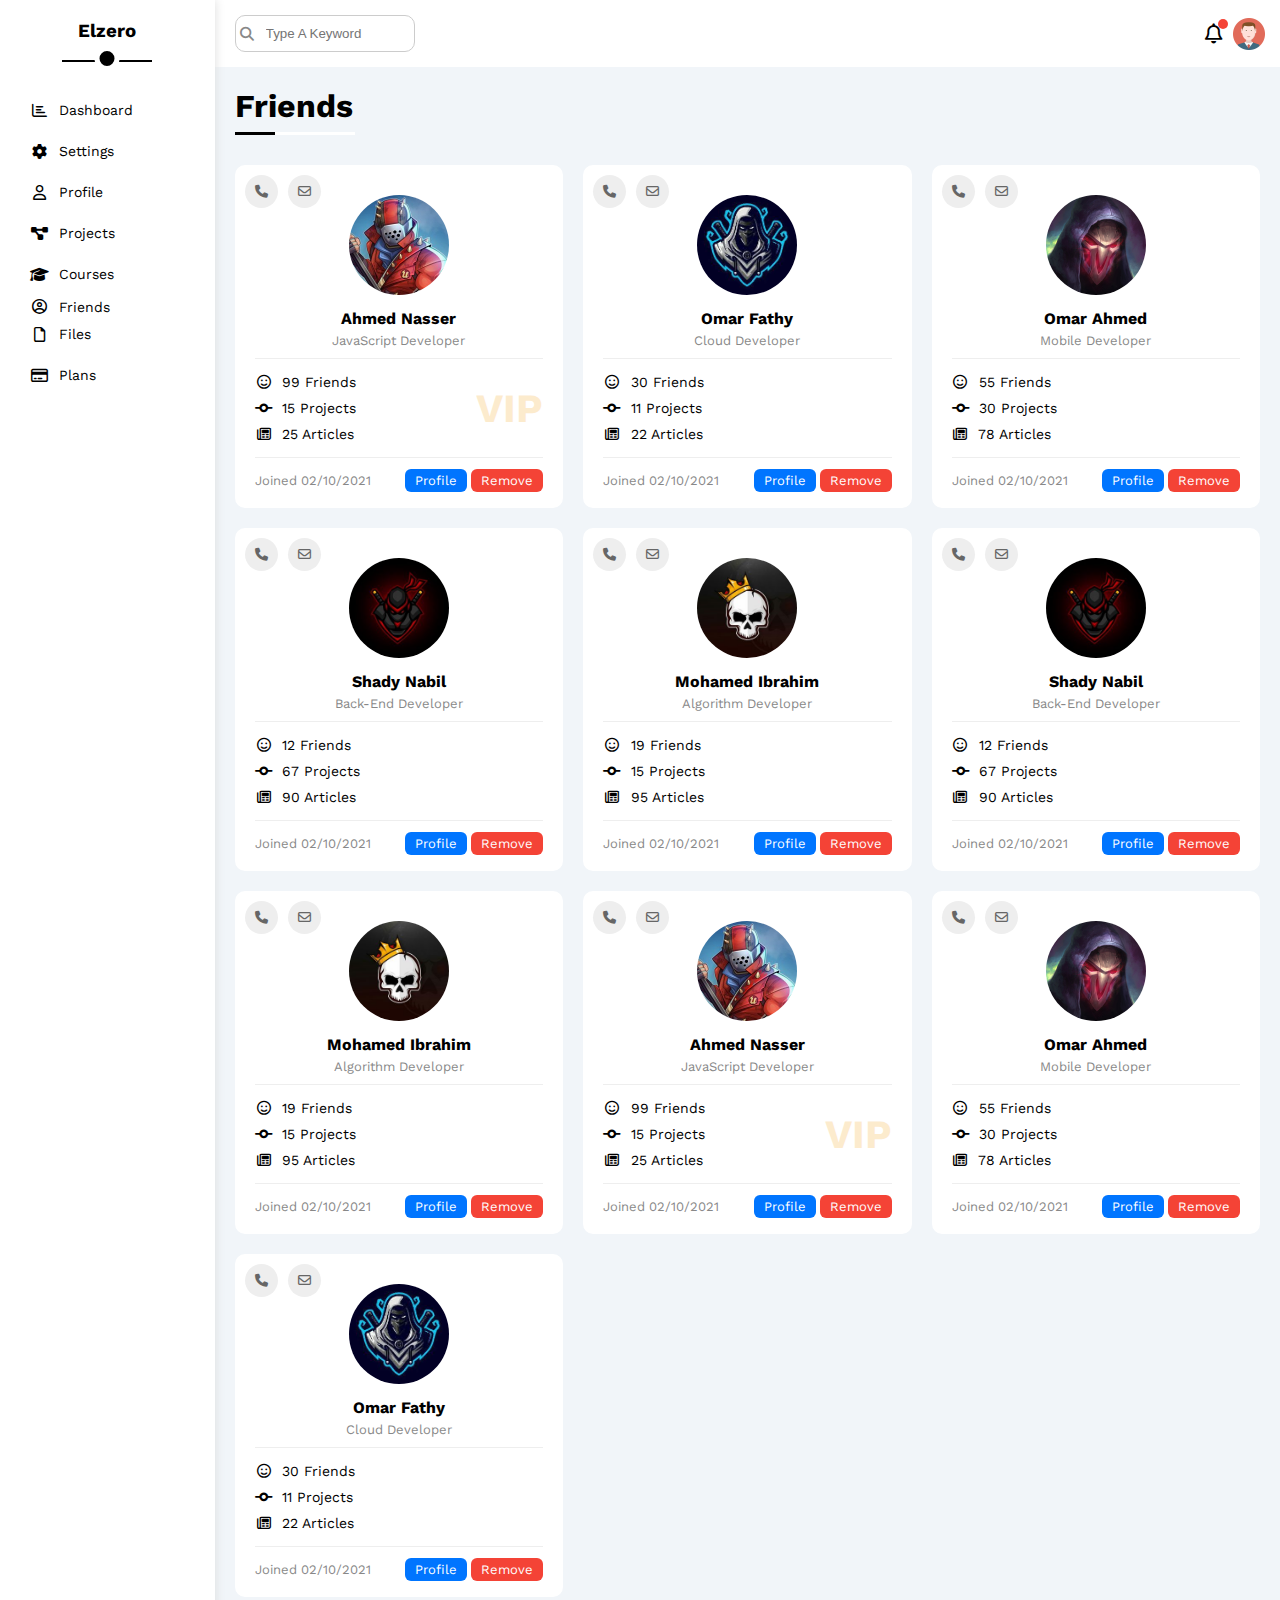
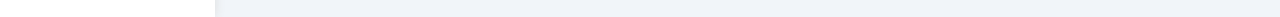
<file: friends.html>
<!DOCTYPE html>
<html lang="en">
<head>
    <meta charset="UTF-8">
    <meta http-equiv="X-UA-Compatible" content="IE=edge">
    <meta name="viewport" content="width=device-width, initial-scale=1.0">
    <title>Friends</title>
    <link rel="stylesheet" href="css/all.min.css">
    <link rel="stylesheet" href="css/framework.css">
    <link rel="stylesheet" href="css/index.css">
     <link rel="preconnect" href="https://fonts.googleapis.com">
<link rel="preconnect" href="https://fonts.gstatic.com" crossorigin>
<link href="https://fonts.googleapis.com/css2?family=Roboto:wght@100;300&family=Work+Sans:ital,wght@0,300;0,500;0,700;0,800;1,200;1,400&display=swap" rel="stylesheet"> 
    </head>
    <body>
        <div class="page d-flex">
            <div class="sidebar p-relative bg-white p-20">
                <h3 class="mt-0 txt-c p-relative">Elzero</h3>
                <ul>
            <li><a class="d-flex align-center fs-15 c-black p-10 rad-6" href="index.html"><i class="fa-regular fa-chart-bar fa-fw"></i><span>Dashboard</span></a></li>
             <li><a class="d-flex align-center fs-15 c-black p-10 rad-6" href="settings.html"><i class="fa-solid fa-gear fa-fw"></i><span class="hd-mob">Settings</span></a></li>
            <li><a class="d-flex align-center fs-15 c-black p-10 rad-6" href="profile.html"><i class="fa-regular fa-user fa-fw"></i><span class="hd-mob">Profile</span></a></li>
            <li><a class="d-flex align-center fs-15 c-black p-10 rad-6" href="projects.html"><i class="fa-solid fa-diagram-project fa-fw"></i><span class="hd-mob">Projects</span></a></li>
            <li><a class="d-flex align-center fs-15 c-black p-10 rad-6" href="courses.html"><i class="fa-solid fa-graduation-cap fa-fw"></i><span class="hd-mob">Courses</span></a></li>
            <li><a class="actived-flex align-center fs-15 c-black p-10 rad-6" href="friends.html"><i class="fa-regular fa-circle-user fa-fw"></i><span class="hd-mob">Friends</span></a></li>
            <li><a class="d-flex align-center fs-15 c-black p-10 rad-6" href="files.html"><i class="fa-regular fa-file fa-fw"></i><span class="hd-mob">Files</span></a></li>
            <li><a class="d-flex align-center fs-15 c-black p-10 rad-6" href="plans.html"><i class="fa-regular fa-credit-card fa-fw"></i><span class="hd-mob">Plans</span></a></li>
                </ul>
            </div>
            <div class="content w-full">
                <div class="head bet-flex bg-white p-15">
                    <div class="search p-relative">
                        <input class="p-10" type="search" placeholder="Type A Keyword">
                    </div>
                        <div class="icon d-flex align-center">
                            <span class="noti p-relative"><i class="fa-regular fa-bell fa-lg"></i></span>
                            <img src="images/avatar.png" alt="">
                    </div>
                </div>
                <h1 class="p-relative">Friends</h1>
                <div class="friend-page d-grid gap-20 m-20">
                    <div class="friend p-relative rad-10 bg-white p-20">
                        <div class="contact">
                            <i class="fa-solid fa-phone"></i>
                            <i class="fa-regular fa-envelope"></i>
                        </div>
                        <div class="txt-c">
                        <img class="rad-half mt-10 mb-10 w-100 h-100" src="images/friend-01.jpg" alt="">
                        <h4 class="m-0">Ahmed Nasser</h4>
                        <p class="mt-5 mb-0 fs-13 c-grey">JavaScript Developer</p>
                        </div>
                        <div class="icons fs-14 p-relative">
                           <div class="mb-10">
                            <i class="fa-regular fa-face-smile fa-fw"></i>
                            <span>99 Friends</span>
                           </div>
                           <div class="mb-10">
                            <i class="fa-solid fa-code-commit fa-fw"></i>
                            <span>15 Projects</span>
                           </div>
                           <div>
                            <i class="fa-regular fa-newspaper fa-fw"></i>
                            <span>25 Articles</span>
                           </div>
                           <span class="vip fw-bold c-orange">VIP</span>
                        </div>
                        <div class="info fs-13 bet-flex">
                          <span class="c-grey">Joined 02/10/2021</span>
                          <div>
                            <a class="c-white bg-blue btn-shape" href="profile.html">Profile</a>
                            <a class="c-white bg-red btn-shape" href="#">Remove</a>
                          </div>
                        </div>
                    </div>
                    <div class="friend p-relative rad-10 bg-white p-20">
                        <div class="contact">
                            <i class="fa-solid fa-phone"></i>
                            <i class="fa-regular fa-envelope"></i>
                        </div>
                        <div class="txt-c">
                        <img class="rad-half mt-10 mb-10 w-100 h-100" src="images/friend-02.jpg" alt="">
                        <h4 class="m-0">Omar Fathy</h4>
                        <p class="mt-5 mb-0 fs-13 c-grey">Cloud Developer</p>
                        </div>
                        <div class="icons fs-14 p-relative">
                           <div class="mb-10">
                            <i class="fa-regular fa-face-smile fa-fw"></i>
                            <span>30 Friends</span>
                           </div>
                           <div class="mb-10">
                            <i class="fa-solid fa-code-commit fa-fw"></i>
                            <span>11 Projects</span>
                           </div>
                           <div>
                            <i class="fa-regular fa-newspaper fa-fw"></i>
                            <span>22 Articles</span>
                           </div>
                        </div>
                        <div class="info fs-13 bet-flex">
                          <span class="c-grey">Joined 02/10/2021</span>
                          <div>
                            <a class="c-white bg-blue btn-shape" href="profile.html">Profile</a>
                            <a class="c-white bg-red btn-shape" href="#">Remove</a>
                          </div>
                        </div>
                    </div>
                    <div class="friend p-relative rad-10 bg-white p-20">
                        <div class="contact">
                            <i class="fa-solid fa-phone"></i>
                            <i class="fa-regular fa-envelope"></i>
                        </div>
                        <div class="txt-c">
                        <img class="rad-half mt-10 mb-10 w-100 h-100" src="images/friend-03.jpg" alt="">
                        <h4 class="m-0">Omar Ahmed</h4>
                        <p class="mt-5 mb-0 fs-13 c-grey">Mobile Developer</p>
                        </div>
                        <div class="icons fs-14 p-relative">
                           <div class="mb-10">
                            <i class="fa-regular fa-face-smile fa-fw"></i>
                            <span>55 Friends</span>
                           </div>
                           <div class="mb-10">
                            <i class="fa-solid fa-code-commit fa-fw"></i>
                            <span>30 Projects</span>
                           </div>
                           <div>
                            <i class="fa-regular fa-newspaper fa-fw"></i>
                            <span>78 Articles</span>
                           </div>
                        </div>
                        <div class="info fs-13 bet-flex">
                          <span class="c-grey">Joined 02/10/2021</span>
                          <div>
                            <a class="c-white bg-blue btn-shape" href="profile.html">Profile</a>
                            <a class="c-white bg-red btn-shape" href="#">Remove</a>
                          </div>
                        </div>
                    </div>
                    <div class="friend p-relative rad-10 bg-white p-20">
                        <div class="contact">
                            <i class="fa-solid fa-phone"></i>
                            <i class="fa-regular fa-envelope"></i>
                        </div>
                        <div class="txt-c">
                        <img class="rad-half mt-10 mb-10 w-100 h-100" src="images/friend-04.jpg" alt="">
                        <h4 class="m-0">Shady Nabil</h4>
                        <p class="mt-5 mb-0 fs-13 c-grey">Back-End Developer</p>
                        </div>
                        <div class="icons fs-14 p-relative">
                           <div class="mb-10">
                            <i class="fa-regular fa-face-smile fa-fw"></i>
                            <span>12 Friends</span>
                           </div>
                           <div class="mb-10">
                            <i class="fa-solid fa-code-commit fa-fw"></i>
                            <span>67 Projects</span>
                           </div>
                           <div>
                            <i class="fa-regular fa-newspaper fa-fw"></i>
                            <span>90 Articles</span>
                           </div>
                        </div>
                        <div class="info fs-13 bet-flex">
                          <span class="c-grey">Joined 02/10/2021</span>
                          <div>
                            <a class="c-white bg-blue btn-shape" href="profile.html">Profile</a>
                            <a class="c-white bg-red btn-shape" href="#">Remove</a>
                          </div>
                        </div>
                    </div>
                    <div class="friend p-relative rad-10 bg-white p-20">
                        <div class="contact">
                            <i class="fa-solid fa-phone"></i>
                            <i class="fa-regular fa-envelope"></i>
                        </div>
                        <div class="txt-c">
                        <img class="rad-half mt-10 mb-10 w-100 h-100" src="images/friend-05.jpg" alt="">
                        <h4 class="m-0">Mohamed Ibrahim</h4>
                        <p class="mt-5 mb-0 fs-13 c-grey">Algorithm Developer</p>
                        </div>
                        <div class="icons fs-14 p-relative">
                           <div class="mb-10">
                            <i class="fa-regular fa-face-smile fa-fw"></i>
                            <span>19 Friends</span>
                           </div>
                           <div class="mb-10">
                            <i class="fa-solid fa-code-commit fa-fw"></i>
                            <span>15 Projects</span>
                           </div>
                           <div>
                            <i class="fa-regular fa-newspaper fa-fw"></i>
                            <span>95 Articles</span>
                           </div>
                        </div>
                        <div class="info fs-13 bet-flex">
                          <span class="c-grey">Joined 02/10/2021</span>
                          <div>
                            <a class="c-white bg-blue btn-shape" href="profile.html">Profile</a>
                            <a class="c-white bg-red btn-shape" href="#">Remove</a>
                          </div>
                        </div>
                    </div>
                    <div class="friend p-relative rad-10 bg-white p-20">
                        <div class="contact">
                            <i class="fa-solid fa-phone"></i>
                            <i class="fa-regular fa-envelope"></i>
                        </div>
                        <div class="txt-c">
                        <img class="rad-half mt-10 mb-10 w-100 h-100" src="images/friend-04.jpg" alt="">
                        <h4 class="m-0">Shady Nabil</h4>
                        <p class="mt-5 mb-0 fs-13 c-grey">Back-End Developer</p>
                        </div>
                        <div class="icons fs-14 p-relative">
                           <div class="mb-10">
                            <i class="fa-regular fa-face-smile fa-fw"></i>
                            <span>12 Friends</span>
                           </div>
                           <div class="mb-10">
                            <i class="fa-solid fa-code-commit fa-fw"></i>
                            <span>67 Projects</span>
                           </div>
                           <div>
                            <i class="fa-regular fa-newspaper fa-fw"></i>
                            <span>90 Articles</span>
                           </div>
                        </div>
                        <div class="info fs-13 bet-flex">
                          <span class="c-grey">Joined 02/10/2021</span>
                          <div>
                            <a class="c-white bg-blue btn-shape" href="profile.html">Profile</a>
                            <a class="c-white bg-red btn-shape" href="#">Remove</a>
                          </div>
                        </div>
                    </div>
                    <div class="friend p-relative rad-10 bg-white p-20">
                        <div class="contact">
                            <i class="fa-solid fa-phone"></i>
                            <i class="fa-regular fa-envelope"></i>
                        </div>
                        <div class="txt-c">
                        <img class="rad-half mt-10 mb-10 w-100 h-100" src="images/friend-05.jpg" alt="">
                        <h4 class="m-0">Mohamed Ibrahim</h4>
                        <p class="mt-5 mb-0 fs-13 c-grey">Algorithm Developer</p>
                        </div>
                        <div class="icons fs-14 p-relative">
                           <div class="mb-10">
                            <i class="fa-regular fa-face-smile fa-fw"></i>
                            <span>19 Friends</span>
                           </div>
                           <div class="mb-10">
                            <i class="fa-solid fa-code-commit fa-fw"></i>
                            <span>15 Projects</span>
                           </div>
                           <div>
                            <i class="fa-regular fa-newspaper fa-fw"></i>
                            <span>95 Articles</span>
                           </div>
                        </div>
                        <div class="info fs-13 bet-flex">
                          <span class="c-grey">Joined 02/10/2021</span>
                          <div>
                            <a class="c-white bg-blue btn-shape" href="profile.html">Profile</a>
                            <a class="c-white bg-red btn-shape" href="#">Remove</a>
                          </div>
                        </div>
                    </div>
                    <div class="friend p-relative rad-10 bg-white p-20">
                        <div class="contact">
                            <i class="fa-solid fa-phone"></i>
                            <i class="fa-regular fa-envelope"></i>
                        </div>
                        <div class="txt-c">
                        <img class="rad-half mt-10 mb-10 w-100 h-100" src="images/friend-01.jpg" alt="">
                        <h4 class="m-0">Ahmed Nasser</h4>
                        <p class="mt-5 mb-0 fs-13 c-grey">JavaScript Developer</p>
                        </div>
                        <div class="icons fs-14 p-relative">
                           <div class="mb-10">
                            <i class="fa-regular fa-face-smile fa-fw"></i>
                            <span>99 Friends</span>
                           </div>
                           <div class="mb-10">
                            <i class="fa-solid fa-code-commit fa-fw"></i>
                            <span>15 Projects</span>
                           </div>
                           <div>
                            <i class="fa-regular fa-newspaper fa-fw"></i>
                            <span>25 Articles</span>
                           </div>
                           <span class="vip fw-bold c-orange">VIP</span>
                        </div>
                        <div class="info fs-13 bet-flex">
                          <span class="c-grey">Joined 02/10/2021</span>
                          <div>
                            <a class="c-white bg-blue btn-shape" href="profile.html">Profile</a>
                            <a class="c-white bg-red btn-shape" href="#">Remove</a>
                          </div>
                        </div>
                    </div>
                    <div class="friend p-relative rad-10 bg-white p-20">
                        <div class="contact">
                            <i class="fa-solid fa-phone"></i>
                            <i class="fa-regular fa-envelope"></i>
                        </div>
                        <div class="txt-c">
                        <img class="rad-half mt-10 mb-10 w-100 h-100" src="images/friend-03.jpg" alt="">
                        <h4 class="m-0">Omar Ahmed</h4>
                        <p class="mt-5 mb-0 fs-13 c-grey">Mobile Developer</p>
                        </div>
                        <div class="icons fs-14 p-relative">
                           <div class="mb-10">
                            <i class="fa-regular fa-face-smile fa-fw"></i>
                            <span>55 Friends</span>
                           </div>
                           <div class="mb-10">
                            <i class="fa-solid fa-code-commit fa-fw"></i>
                            <span>30 Projects</span>
                           </div>
                           <div>
                            <i class="fa-regular fa-newspaper fa-fw"></i>
                            <span>78 Articles</span>
                           </div>
                        </div>
                        <div class="info fs-13 bet-flex">
                          <span class="c-grey">Joined 02/10/2021</span>
                          <div>
                            <a class="c-white bg-blue btn-shape" href="profile.html">Profile</a>
                            <a class="c-white bg-red btn-shape" href="#">Remove</a>
                          </div>
                        </div>
                    </div>
                    <div class="friend p-relative rad-10 bg-white p-20">
                        <div class="contact">
                            <i class="fa-solid fa-phone"></i>
                            <i class="fa-regular fa-envelope"></i>
                        </div>
                        <div class="txt-c">
                        <img class="rad-half mt-10 mb-10 w-100 h-100" src="images/friend-02.jpg" alt="">
                        <h4 class="m-0">Omar Fathy</h4>
                        <p class="mt-5 mb-0 fs-13 c-grey">Cloud Developer</p>
                        </div>
                        <div class="icons fs-14 p-relative">
                           <div class="mb-10">
                            <i class="fa-regular fa-face-smile fa-fw"></i>
                            <span>30 Friends</span>
                           </div>
                           <div class="mb-10">
                            <i class="fa-solid fa-code-commit fa-fw"></i>
                            <span>11 Projects</span>
                           </div>
                           <div>
                            <i class="fa-regular fa-newspaper fa-fw"></i>
                            <span>22 Articles</span>
                           </div>
                        </div>
                        <div class="info fs-13 bet-flex">
                          <span class="c-grey">Joined 02/10/2021</span>
                          <div>
                            <a class="c-white bg-blue btn-shape" href="profile.html">Profile</a>
                            <a class="c-white bg-red btn-shape" href="#">Remove</a>
                          </div>
                        </div>
                    </div>
                </div>
                </div>
                </div>
</file>
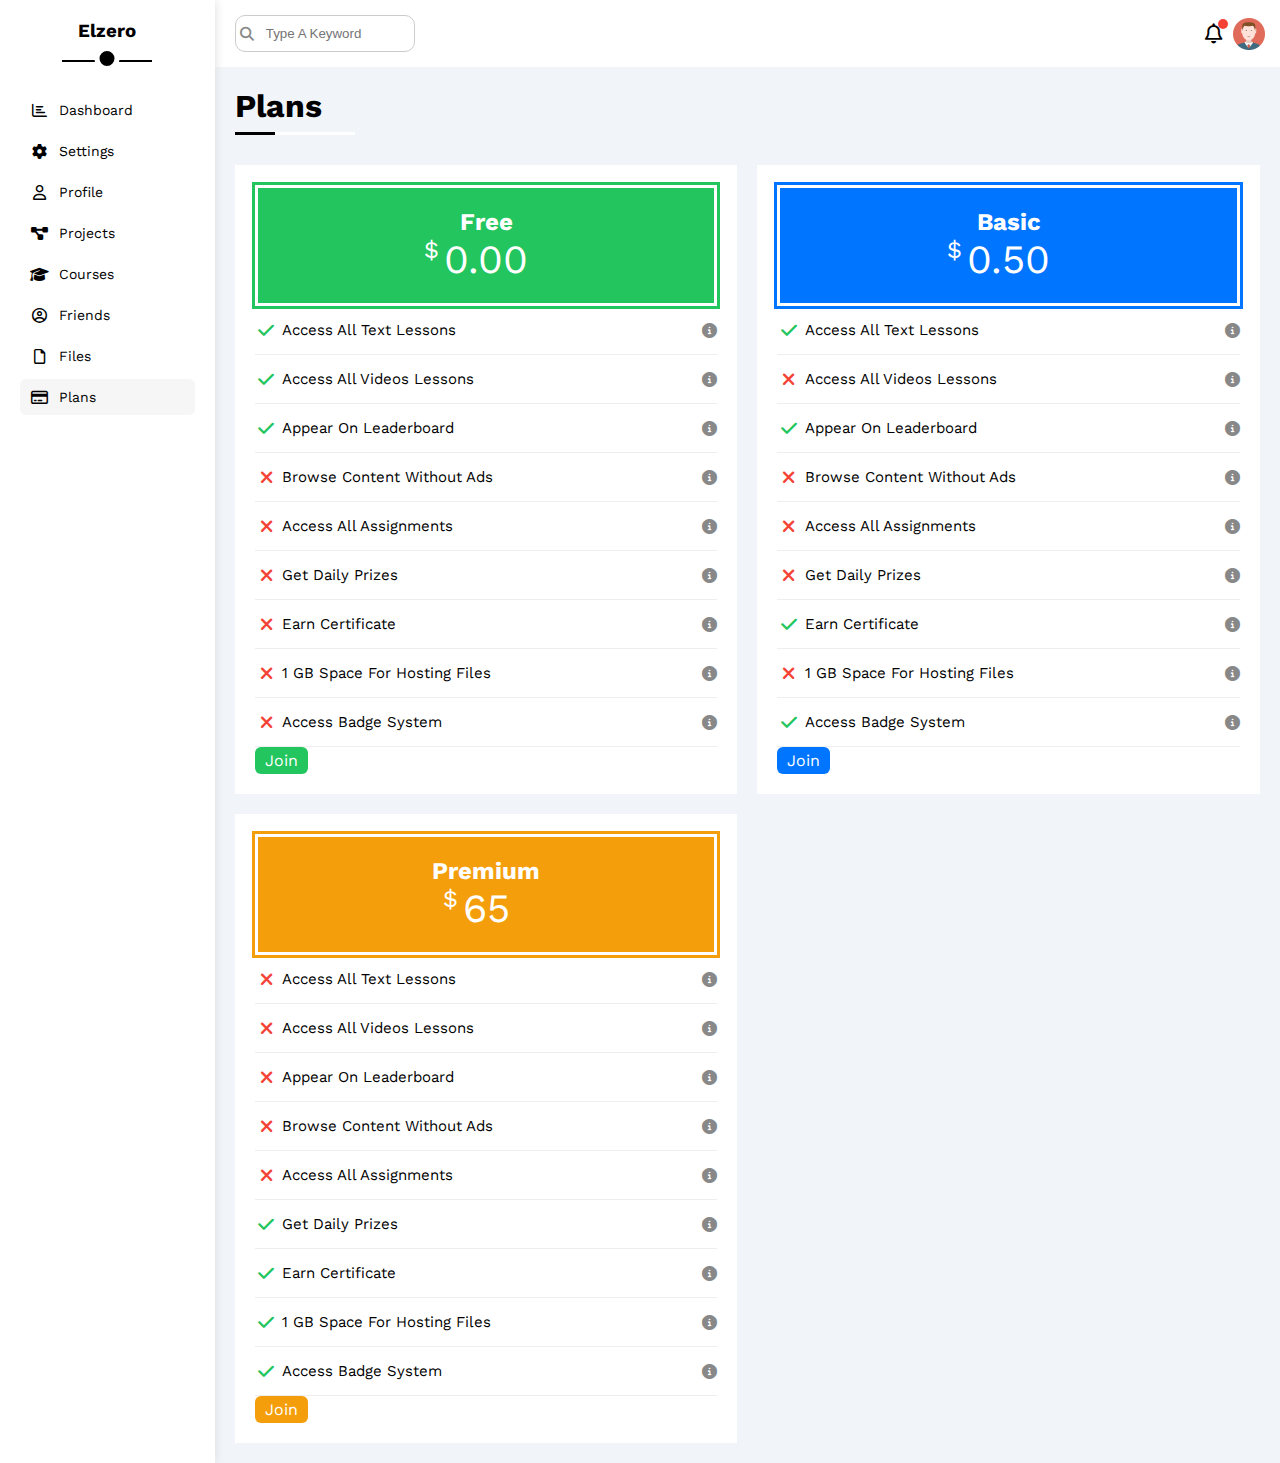
<file: plans.html>
<!DOCTYPE html>
<html lang="en">
<head>
    <meta charset="UTF-8">
    <meta http-equiv="X-UA-Compatible" content="IE=edge">
    <meta name="viewport" content="width=device-width, initial-scale=1.0">
    <title>Plans</title>
    <link rel="stylesheet" href="css/all.min.css">
    <link rel="stylesheet" href="css/framework.css">
    <link rel="stylesheet" href="css/index.css">
     <link rel="preconnect" href="https://fonts.googleapis.com">
<link rel="preconnect" href="https://fonts.gstatic.com" crossorigin>
<link href="https://fonts.googleapis.com/css2?family=Roboto:wght@100;300&family=Work+Sans:ital,wght@0,300;0,500;0,700;0,800;1,200;1,400&display=swap" rel="stylesheet"> 
    </head>
    <body>
        <div class="page d-flex">
            <div class="sidebar p-relative bg-white p-20">
                <h3 class="mt-0 txt-c p-relative">Elzero</h3>
                <ul>
            <li><a class="d-flex align-center fs-15 c-black p-10 rad-6" href="index.html"><i class="fa-regular fa-chart-bar fa-fw"></i><span>Dashboard</span></a></li>
             <li><a class="d-flex align-center fs-15 c-black p-10 rad-6" href="settings.html"><i class="fa-solid fa-gear fa-fw"></i><span class="hd-mob">Settings</span></a></li>
            <li><a class="d-flex align-center fs-15 c-black p-10 rad-6" href="profile.html"><i class="fa-regular fa-user fa-fw"></i><span class="hd-mob">Profile</span></a></li>
            <li><a class="d-flex align-center fs-15 c-black p-10 rad-6" href="projects.html"><i class="fa-solid fa-diagram-project fa-fw"></i><span class="hd-mob">Projects</span></a></li>
            <li><a class="d-flex align-center fs-15 c-black p-10 rad-6" href="courses.html"><i class="fa-solid fa-graduation-cap fa-fw"></i><span class="hd-mob">Courses</span></a></li>
            <li><a class="d-flex align-center fs-15 c-black p-10 rad-6" href="friends.html"><i class="fa-regular fa-circle-user fa-fw"></i><span class="hd-mob">Friends</span></a></li>
            <li><a class="d-flex align-center fs-15 c-black p-10 rad-6" href="files.html"><i class="fa-regular fa-file fa-fw"></i><span class="hd-mob">Files</span></a></li>
            <li><a class="active d-flex align-center fs-15 c-black p-10 rad-6" href="plans.html"><i class="fa-regular fa-credit-card fa-fw"></i><span class="hd-mob">Plans</span></a></li>
                </ul>
            </div>
            <div class="content w-full">
                <div class="head bet-flex bg-white p-15">
                    <div class="search p-relative">
                        <input class="p-10" type="search" placeholder="Type A Keyword">
                    </div>
                        <div class="icon d-flex align-center">
                            <span class="noti p-relative"><i class="fa-regular fa-bell fa-lg"></i></span>
                            <img src="images/avatar.png" alt="">
                    </div>
                </div>
                <h1 class="p-relative">Plans</h1>
                <div class="plan-page d-grid gap-20 m-20">
                    <div class="plan green bg-white p-20">
                        <div class="top bg-green txt-c p-20 c-white">
                            <h2 class="m-0">Free</h2>
                            <div class="price"><span>$</span>0.00</div>
                        </div>
                        <ul class="m-0">
                       <li><i class="fa-solid fa-check fa-fw yes"></i><span>Access All Text Lessons</span><i class="fa-solid fa-circle-info help"></i></li>
                       <li><i class="fa-solid fa-check fa-fw yes"></i><span>Access All Videos Lessons</span><i class="fa-solid fa-circle-info help"></i></li>
                       <li><i class="fa-solid fa-check fa-fw yes"></i><span>Appear On Leaderboard</span><i class="fa-solid fa-circle-info help"></i></li>
                       <li><i class="fa-solid fa-xmark fa-fw"></i><span>Browse Content Without Ads</span><i class="fa-solid fa-circle-info help"></i></li>
                       <li><i class="fa-solid fa-xmark fa-fw"></i><span>Access All Assignments</span><i class="fa-solid fa-circle-info help"></i></li>
                       <li><i class="fa-solid fa-xmark fa-fw"></i><span>Get Daily Prizes</span><i class="fa-solid fa-circle-info help"></i></li>
                       <li><i class="fa-solid fa-xmark fa-fw"></i><span>Earn Certificate</span><i class="fa-solid fa-circle-info help"></i></li>
                       <li><i class="fa-solid fa-xmark fa-fw"></i><span>1 GB Space For Hosting Files</span><i class="fa-solid fa-circle-info help"></i></li>
                       <li><i class="fa-solid fa-xmark fa-fw"></i><span>Access Badge System</span><i class="fa-solid fa-circle-info help"></i></li>
                        </ul>
                        <a class="btn-shape bg-green c-white d-block w-fit" href="#">Join</a>
                    </div>
                    <div class="plan blue bg-white p-20">
                        <div class="top bg-blue txt-c p-20 c-white">
                            <h2 class="m-0">Basic</h2>
                            <div class="price"><span>$</span>0.50</div>
                        </div>
                        <ul class="m-0 p-0">
                       <li><i class="fa-solid fa-check fa-fw yes"></i><span>Access All Text Lessons</span><i class="fa-solid fa-circle-info help"></i></li>
                       <li><i class="fa-solid fa-xmark fa-fw"></i><span>Access All Videos Lessons</span><i class="fa-solid fa-circle-info help"></i></li>
                       <li><i class="fa-solid fa-check fa-fw yes"></i><span>Appear On Leaderboard</span><i class="fa-solid fa-circle-info help"></i></li>
                       <li><i class="fa-solid fa-xmark fa-fw"></i><span>Browse Content Without Ads</span><i class="fa-solid fa-circle-info help"></i></li>
                       <li><i class="fa-solid fa-xmark fa-fw"></i><span>Access All Assignments</span><i class="fa-solid fa-circle-info help"></i></li>
                       <li><i class="fa-solid fa-xmark fa-fw"></i><span>Get Daily Prizes</span><i class="fa-solid fa-circle-info help"></i></li>
                       <li><i class="fa-solid fa-check fa-fw yes"></i><span>Earn Certificate</span><i class="fa-solid fa-circle-info help"></i></li>
                       <li><i class="fa-solid fa-xmark fa-fw"></i><span>1 GB Space For Hosting Files</span><i class="fa-solid fa-circle-info help"></i></li>
                       <li><i class="fa-solid fa-check fa-fw yes"></i><span>Access Badge System</span><i class="fa-solid fa-circle-info help"></i></li>
                        </ul>
                        <a class="btn-shape bg-blue c-white d-block w-fit" href="#">Join</a>
                    </div>
                    <div class="plan orange bg-white p-20">
                        <div class="top bg-orange txt-c p-20 c-white">
                            <h2 class="m-0">Premium</h2>
                            <div class="price"><span>$</span>65</div>
                        </div>
                        <ul class="m-0">
                       <li><i class="fa-solid fa-xmark fa-fw"></i><span>Access All Text Lessons</span><i class="fa-solid fa-circle-info help"></i></li>
                       <li><i class="fa-solid fa-xmark fa-fw"></i><span>Access All Videos Lessons</span><i class="fa-solid fa-circle-info help"></i></li>
                       <li><i class="fa-solid fa-xmark fa-fw"></i><span>Appear On Leaderboard</span><i class="fa-solid fa-circle-info help"></i></li>
                       <li><i class="fa-solid fa-xmark fa-fw"></i><span>Browse Content Without Ads</span><i class="fa-solid fa-circle-info help"></i></li>
                       <li><i class="fa-solid fa-xmark fa-fw"></i><span>Access All Assignments</span><i class="fa-solid fa-circle-info help"></i></li>
                       <li><i class="fa-solid fa-check fa-fw yes"></i><span>Get Daily Prizes</span><i class="fa-solid fa-circle-info help"></i></li>
                       <li><i class="fa-solid fa-check fa-fw yes"></i><span>Earn Certificate</span><i class="fa-solid fa-circle-info help"></i></li>
                       <li><i class="fa-solid fa-check fa-fw yes"></i><span>1 GB Space For Hosting Files</span><i class="fa-solid fa-circle-info help"></i></li>
                       <li><i class="fa-solid fa-check fa-fw yes"></i><span>Access Badge System</span><i class="fa-solid fa-circle-info help"></i></li>
                        </ul>
                        <a class="btn-shape bg-orange c-white d-block w-fit" href="#">Join</a>
                    </div>
                </div>
               
                </div>
                </div>
</file>
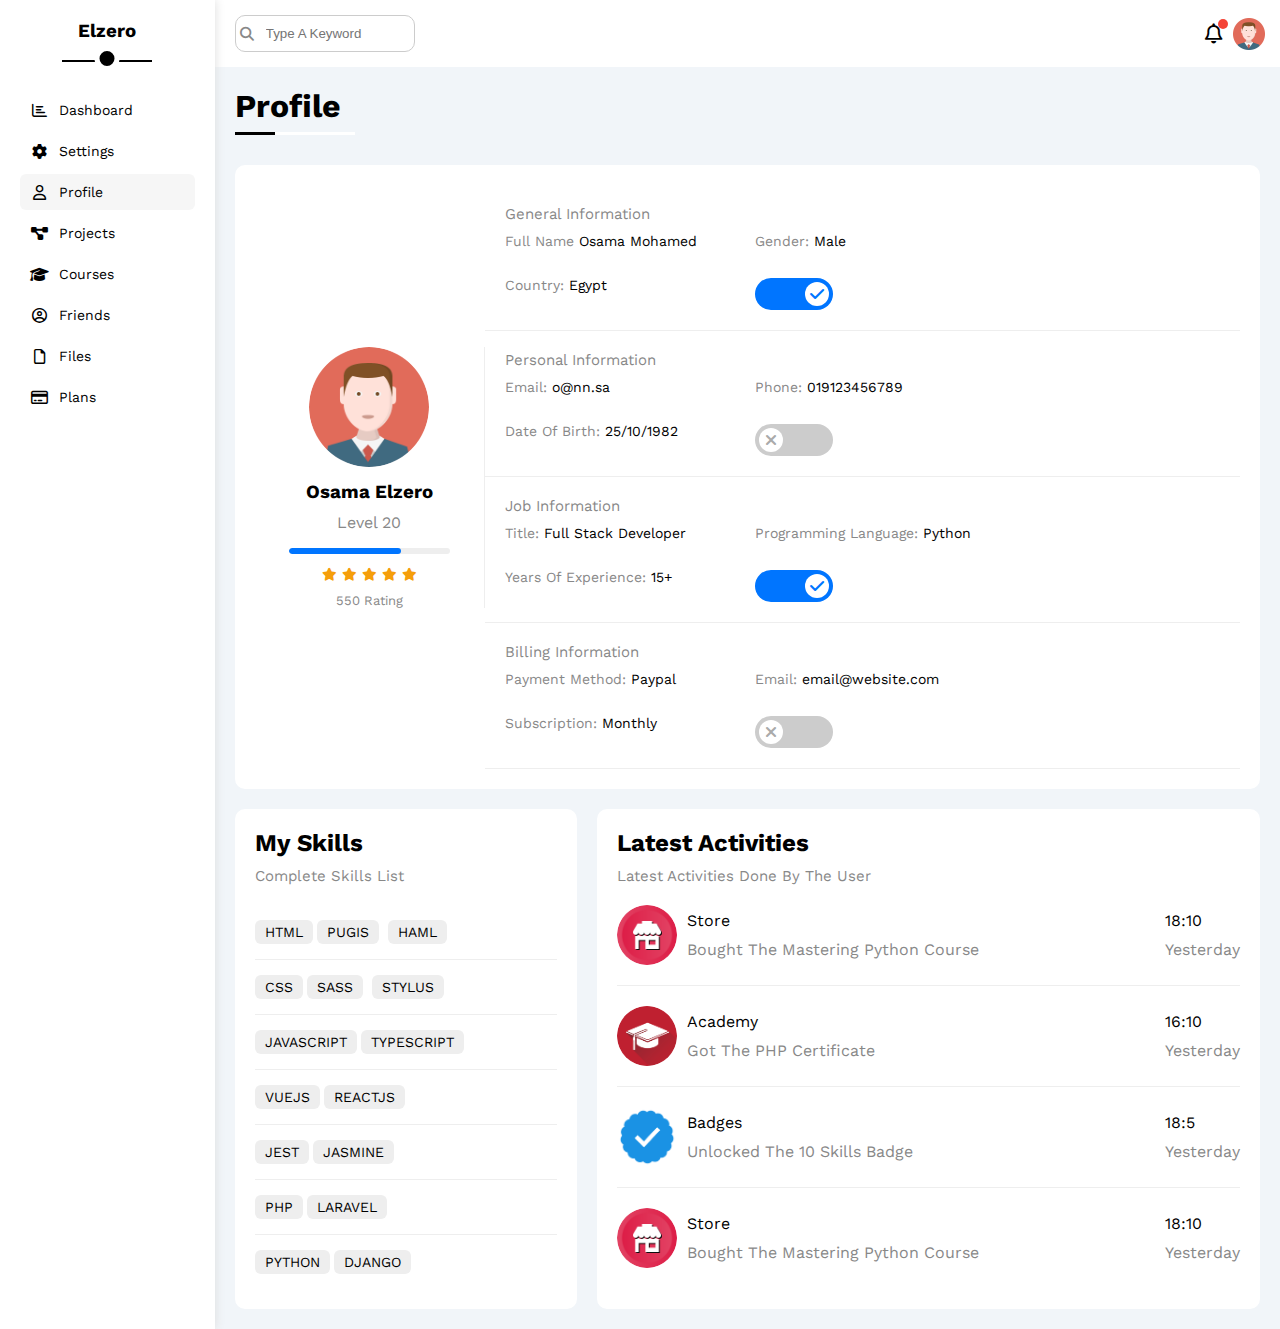
<file: profile.html>
<!DOCTYPE html>
<html lang="en">
<head>
    <meta charset="UTF-8">
    <meta http-equiv="X-UA-Compatible" content="IE=edge">
    <meta name="viewport" content="width=device-width, initial-scale=1.0">
    <title>Profile</title>
    <link rel="stylesheet" href="css/all.min.css">
    <link rel="stylesheet" href="css/framework.css">
    <link rel="stylesheet" href="css/index.css">
     <link rel="preconnect" href="https://fonts.googleapis.com">
<link rel="preconnect" href="https://fonts.gstatic.com" crossorigin>
<link href="https://fonts.googleapis.com/css2?family=Roboto:wght@100;300&family=Work+Sans:ital,wght@0,300;0,500;0,700;0,800;1,200;1,400&display=swap" rel="stylesheet"> 
    
</head>
<body>
<div class="page d-flex">
    <div class="sidebar bg-white p-20 p-relative">
        <h3 class="mt-0 txt-c p-relative">Elzero</h3>
        <ul>
            <li><a class="d-flex align-center fs-15 c-black p-10 rad-6" href="index.html"><i class="fa-regular fa-chart-bar fa-fw"></i><span class="hd-mob">Dashboard</span></a></li>
            <li><a class="d-flex align-center fs-15 c-black p-10 rad-6" href="settings.html"><i class="fa-solid fa-gear fa-fw"></i><span class="hd-mob">Settings</span></a></li>
            <li><a class="active d-flex align-center fs-15 c-black p-10 rad-6" href="profile.html"><i class="fa-regular fa-user fa-fw"></i><span class="hd-mob">Profile</span></a></li>
            <li><a class="d-flex align-center fs-15 c-black p-10 rad-6" href="projects.html"><i class="fa-solid fa-diagram-project fa-fw"></i><span class="hd-mob">Projects</span></a></li>
            <li><a class="d-flex align-center fs-15 c-black p-10 rad-6" href="courses.html"><i class="fa-solid fa-graduation-cap fa-fw"></i><span class="hd-mob">Courses</span></a></li>
            <li><a class="d-flex align-center fs-15 c-black p-10 rad-6" href="friends.html"><i class="fa-regular fa-circle-user fa-fw"></i><span class="hd-mob">Friends</span></a></li>
            <li><a class="d-flex align-center fs-15 c-black p-10 rad-6" href="files.html"><i class="fa-regular fa-file fa-fw"></i><span class="hd-mob">Files</span></a></li>
            <li><a class="d-flex align-center fs-15 c-black p-10 rad-6" href="plans.html"><i class="fa-regular fa-credit-card fa-fw"></i><span class="hd-mob">Plans</span></a></li>
        </ul>
    </div>
    <div class="content w-full">
        <div class="head bg-white p-15 bet-flex">
           <div class="search p-relative">
            <input class="p-10" type="search" placeholder="Type A Keyword">
           </div>
           <div class="icon d-flex align-center">
            <span class="noti p-relative"><i class="fa-regular fa-bell fa-lg"></i></span>
            <img src="images/avatar.png" alt="">
           </div>
        </div> 
      <h1   class="p-relative">Profile</h1>
      <div class="profile-page m-20">
        <div class="overview d-flex bg-white align-center p-20 rad-10">
            <div class="avatar-box txt-c">
                <img class="rad-half mb-10" src="images/avatar.png" alt="">
                <h3 class="m-0">Osama Elzero</h3>
                <p class="c-grey mt-10">Level 20</p>
                <div class="level rad-6 bg-eee p-relative">
                <span style="width: 70%"></span>
                </div>
                <div class="rate mt-10 mb-10">
                    <i class="fa-solid fa-star c-orange fs-13"></i>
                    <i class="fa-solid fa-star c-orange fs-13"></i>
                    <i class="fa-solid fa-star c-orange fs-13"></i>
                    <i class="fa-solid fa-star c-orange fs-13"></i>
                    <i class="fa-solid fa-star c-orange fs-13"></i>
                </div>
                <p class="c-grey fs-13 m-0">550 Rating</p>
            </div>
            <div class="info-box w-full txt-c-mobile">
                <div class="box p-20 d-flex align-center">
                  <h4 class="w-full m-0 c-grey fs-15">General Information</h4>
                  <div class="fs-14">
                    <span class="c-grey">Full Name</span>
                    <span>Osama Mohamed</span>
                  </div>
                  <div class="fs-14">
                    <span class="c-grey">Gender:</span>
                    <span>Male</span>
                  </div>
                  <div class="fs-14">
                    <span class="c-grey">Country:</span>
                    <span>Egypt</span>
                  </div>
                  <div>
                    <label>
                        <input class="tog" type="checkbox" checked>
                        <div class="tog-switch"></div>
                    </label>
                </div>
                </div>
                <div class="box p-20 d-flex align-center">
                  <h4 class="w-full m-0 c-grey fs-15">Personal Information</h4>
                  <div class="fs-14">
                    <span class="c-grey">Email:</span>
                    <span> o@nn.sa</span>
                  </div>
                  <div class="fs-14">
                    <span class="c-grey">Phone: </span>
                    <span> 019123456789</span>
                  </div>
                  <div class="fs-14">
                    <span class="c-grey">Date Of Birth:</span>
                    <span>25/10/1982</span>
                  </div>
                  <div>
                    <label>
                        <input class="tog" type="checkbox">
                        <div class="tog-switch"></div>
                    </label>
                </div>
                </div>
                <div class="box p-20 d-flex align-center">
                  <h4 class="w-full m-0 c-grey fs-15">Job Information</h4>
                  <div class="fs-14">
                    <span class="c-grey">Title: </span>
                    <span>Full Stack Developer</span>
                  </div>
                  <div class="fs-14">
                    <span class="c-grey">Programming Language:</span>
                    <span> Python</span>
                  </div>
                  <div class="fs-14">
                    <span class="c-grey">Years Of Experience: </span>
                    <span> 15+</span>
                  </div>
                  <div>
                    <label>
                        <input class="tog" type="checkbox" checked>
                        <div class="tog-switch"></div>
                    </label>
                </div>
                </div>
                <div class="box p-20 d-flex align-center">
                  <h4 class="w-full m-0 c-grey fs-15">Billing Information</h4>
                  <div class="fs-14">
                    <span class="c-grey">Payment Method:</span>
                    <span>Paypal</span>
                  </div>
                  <div class="fs-14">
                    <span class="c-grey">Email:</span>
                    <span> email@website.com</span>
                  </div>
                  <div class="fs-14">
                    <span class="c-grey">Subscription:</span>
                    <span>Monthly</span>
                  </div>
                  <div>
                    <label>
                        <input class="tog" type="checkbox">
                        <div class="tog-switch"></div>
                    </label>
                </div>
                </div>
            </div>
        </div>
        <div class="other d-flex gap-20 ">
            <div class="skills bg-white p-20 rad-10 mt-20">
                <h2 class="mt-0 mb-10">My Skills</h2>
                <p class="mt-0 mb-20 c-grey fs-15">Complete Skills List</p>
                <ul class="m-0 txt-c-mobile">
                    <li><span>HTML</span><span>PUGIS</span> <span>HAML</span></li>
                    <li><span>CSS</span><span>SASS</span> <span>STYLUS</span></li>
                    <li><span>JAVASCRIPT</span><span>TYPESCRIPT</span></li>
                    <li><span>VUEJS</span><span>REACTJS</span></li>
                    <li><span>JEST</span><span>JASMINE</span></li>
                    <li><span>PHP</span><span>LARAVEL</span></li>
                    <li><span>PYTHON</span><span>DJANGO</span></li>
                </ul>
            </div>
            <div class="activities bg-white p-20 rad-10 mt-20">
                <h2 class="mt-0 mb-10">Latest Activities</h2>
                <p class="mt-0 mb-20 c-grey fs-15">Latest Activities Done By The User</p>
                <div class="activity d-flex align-center txt-c-mobile">
                    <img class="rad-half" src="images/activity-01.png" alt="">
                    <div class="info">
                        <span class="d-block mb-10">Store</span>
                        <span class="c-grey">Bought The Mastering Python Course</span>
                    </div>
                    <div class="date">
                        <span class="d-block mb-10">18:10</span>
                        <span class="c-grey">Yesterday</span>
                    </div>
                </div>
                <div class="activity d-flex align-center txt-c-mobile">
                    <img class="rad-half" src="images/activity-02.png" alt="">
                    <div class="info">
                        <span class="d-block mb-10">Academy</span>
                        <span class="c-grey">Got The PHP Certificate</span>
                    </div>
                    <div class="date">
                        <span class="d-block mb-10">16:10</span>
                        <span class="c-grey">Yesterday</span>
                    </div>
                </div>
                <div class="activity d-flex align-center txt-c-mobile">
                    <img class="rad-half" src="images/activity-03.png" alt="">
                    <div class="info">
                        <span class="d-block mb-10">Badges</span>
                        <span class="c-grey">Unlocked The 10 Skills Badge</span>
                    </div>
                    <div class="date">
                        <span class="d-block mb-10">18:5</span>
                        <span class="c-grey">Yesterday</span>
                    </div>
                </div>
                <div class="activity d-flex align-center txt-c-mobile">
                    <img class="rad-half" src="images/activity-01.png" alt="">
                    <div class="info">
                        <span class="d-block mb-10">Store</span>
                        <span class="c-grey">Bought The Mastering Python Course</span>
                    </div>
                    <div class="date">
                        <span class="d-block mb-10">18:10</span>
                        <span class="c-grey">Yesterday</span>
                    </div>
                </div>
            </div>
        </div>
      </div>
      </div>
      </div>
      </body>
</file>
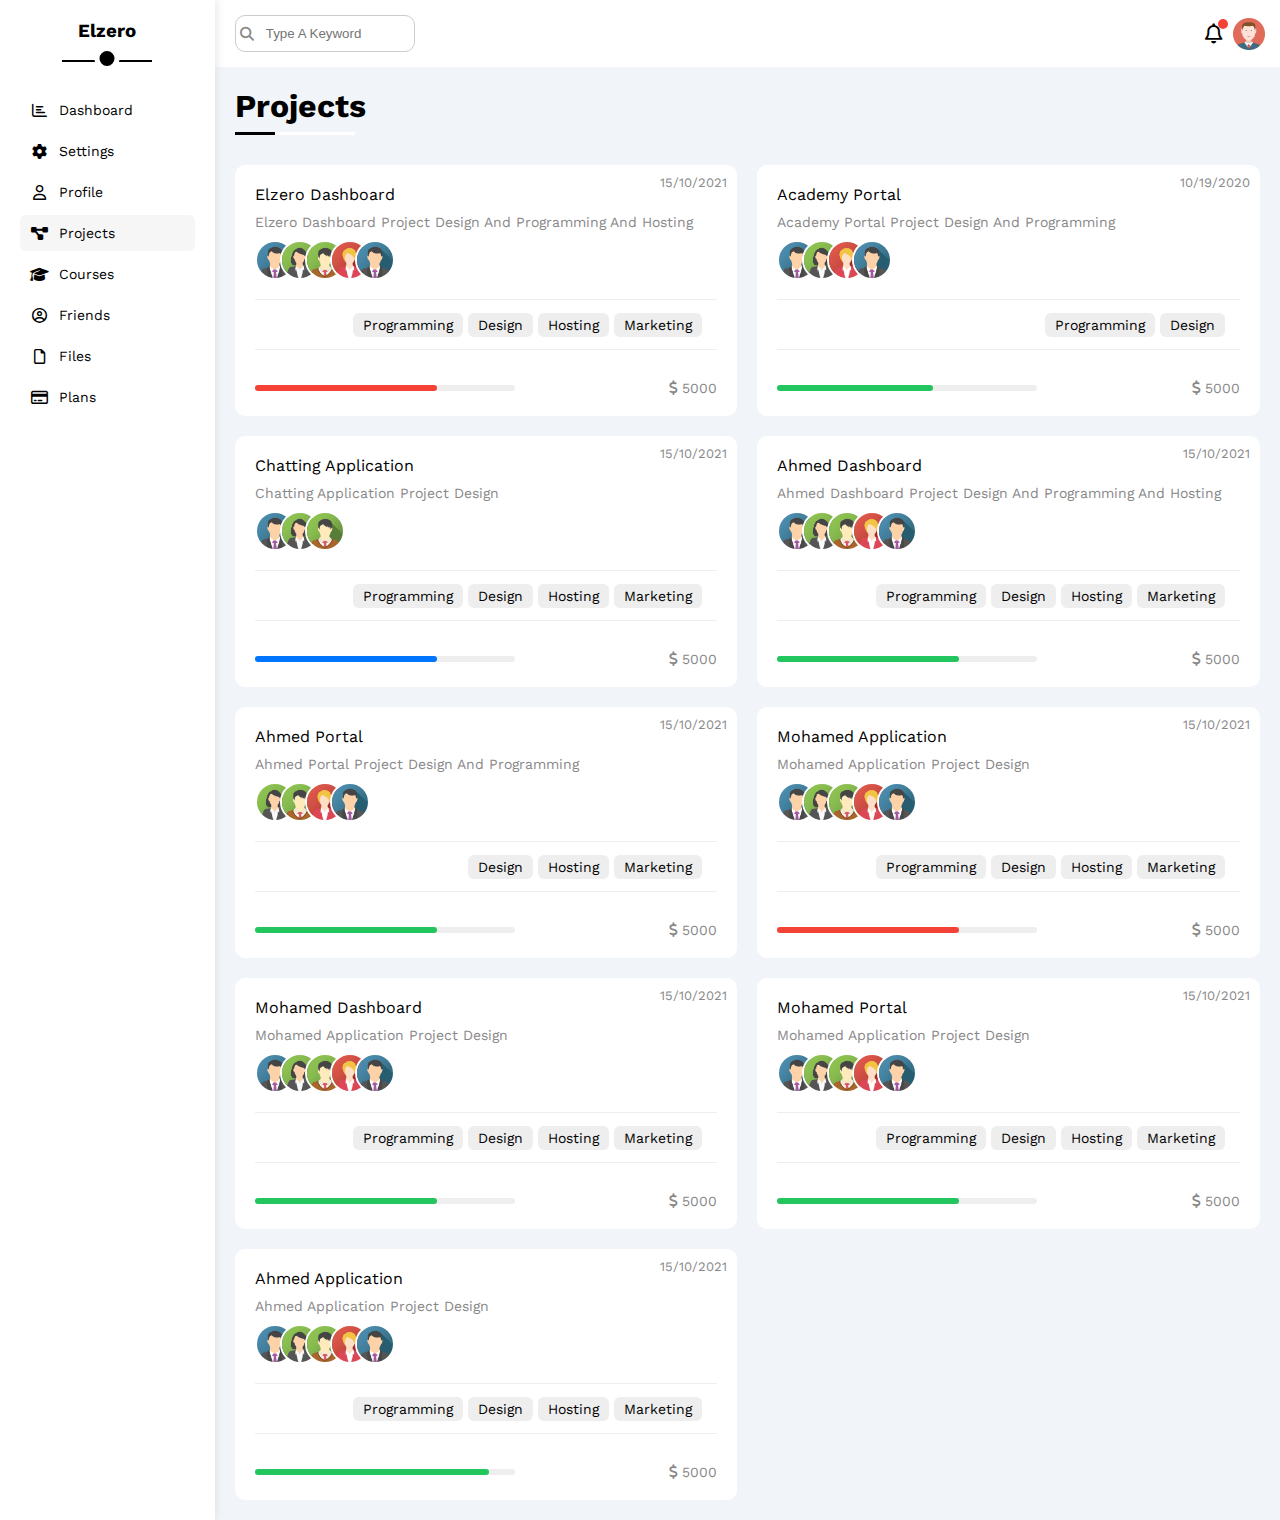
<file: projects.html>
<!DOCTYPE html>
<html lang="en">
<head>
    <meta charset="UTF-8">
    <meta http-equiv="X-UA-Compatible" content="IE=edge">
    <meta name="viewport" content="width=device-width, initial-scale=1.0">
    <title>Projects</title>
    <link rel="stylesheet" href="css/all.min.css">
    <link rel="stylesheet" href="css/framework.css">
    <link rel="stylesheet" href="css/index.css">
     <link rel="preconnect" href="https://fonts.googleapis.com">
<link rel="preconnect" href="https://fonts.gstatic.com" crossorigin>
<link href="https://fonts.googleapis.com/css2?family=Roboto:wght@100;300&family=Work+Sans:ital,wght@0,300;0,500;0,700;0,800;1,200;1,400&display=swap" rel="stylesheet"> 
    </head>
    <body>
        <div class="page d-flex">
            <div class="sidebar p-relative bg-white p-20">
                <h3 class="mt-0 txt-c p-relative">Elzero</h3>
                <ul>
            <li><a class="d-flex align-center fs-15 c-black p-10 rad-6" href="index.html"><i class="fa-regular fa-chart-bar fa-fw"></i><span>Dashboard</span></a></li>
             <li><a class="d-flex align-center fs-15 c-black p-10 rad-6" href="settings.html"><i class="fa-solid fa-gear fa-fw"></i><span class="hd-mob">Settings</span></a></li>
            <li><a class="d-flex align-center fs-15 c-black p-10 rad-6" href="profile.html"><i class="fa-regular fa-user fa-fw"></i><span class="hd-mob">Profile</span></a></li>
            <li><a class="active d-flex align-center fs-15 c-black p-10 rad-6" href="projects.html"><i class="fa-solid fa-diagram-project fa-fw"></i><span class="hd-mob">Projects</span></a></li>
            <li><a class="d-flex align-center fs-15 c-black p-10 rad-6" href="courses.html"><i class="fa-solid fa-graduation-cap fa-fw"></i><span class="hd-mob">Courses</span></a></li>
            <li><a class="d-flex align-center fs-15 c-black p-10 rad-6" href="friends.html"><i class="fa-regular fa-circle-user fa-fw"></i><span class="hd-mob">Friends</span></a></li>
            <li><a class="d-flex align-center fs-15 c-black p-10 rad-6" href="files.html"><i class="fa-regular fa-file fa-fw"></i><span class="hd-mob">Files</span></a></li>
            <li><a class="d-flex align-center fs-15 c-black p-10 rad-6" href="plans.html"><i class="fa-regular fa-credit-card fa-fw"></i><span class="hd-mob">Plans</span></a></li>
                </ul>
            </div>
            <div class="content w-full">
                <div class="head bet-flex bg-white p-15">
                    <div class="search p-relative">
                        <input class="p-10" type="search" placeholder="Type A Keyword">
                    </div>
                        <div class="icon d-flex align-center">
                            <span class="noti p-relative"><i class="fa-regular fa-bell fa-lg"></i></span>
                            <img src="images/avatar.png" alt="">
                    </div>
                </div>
                <h1 class="p-relative">Projects</h1>
                <div class="project-page d-grid gap-20 m-20">
                  <div class="bg-white rad-10 p-20 p-relative">
                    <span class="date fs-13 c-grey">15/10/2021</span>
                    <h4 class="m-0">Elzero Dashboard</h4>
                    <p class="mt-10 mb-10 c-grey fs-14">Elzero Dashboard Project Design And Programming And Hosting</p>
                    <div class="team p-relative">
                        <img src="images/team-01.png" alt="">
                        <img src="images/team-02.png" alt="">
                        <img src="images/team-03.png" alt="">
                        <img src="images/team-05.png" alt="">
                        <img src="images/team-01.png" alt="">
                        </div>
                        <div class="techs font p-15 txt-right">
                            <span class="btn-shape bg-eee fs-14">Programming</span>
                            <span class="btn-shape bg-eee fs-14">Design</span>
                            <span class="btn-shape bg-eee fs-14">Hosting</span>
                            <span class="btn-shape bg-eee fs-14">Marketing</span>
                        </div>
                        <div class="info bet-flex">
                        <div class="prog p-relative">
                            <span class="bg-red" style="width: 70%"></span>
                        </div>
                        <div class="fs-14 c-grey">
                         <i class="fa-solid fa-dollar-sign"></i>
                         5000
                        </div>
                        </div>
                  </div>
                  <div class="bg-white rad-10 p-20 p-relative">
                    <span class="date fs-13 c-grey">10/19/2020</span>
                    <h4 class="m-0">Academy Portal</h4>
                    <p class="mt-10 mb-10 c-grey fs-14">Academy Portal Project Design And Programming</p>
                    <div class="team p-relative">
                        <img src="images/team-01.png" alt="">
                        <img src="images/team-02.png" alt="">
                        <img src="images/team-05.png" alt="">
                        <img src="images/team-01.png" alt="">
                        </div>
                        <div class="techs font p-15 txt-right">
                            <span class="btn-shape bg-eee fs-14">Programming</span>
                            <span class="btn-shape bg-eee fs-14">Design</span>
                        </div>
                        <div class="info bet-flex">
                        <div class="prog p-relative">
                            <span class="bg-green" style="width: 60%"></span>
                        </div>
                        <div class="fs-14 c-grey">
                         <i class="fa-solid fa-dollar-sign"></i>
                         5000
                        </div>
                        </div>
                  </div>
                  <div class="bg-white rad-10 p-20 p-relative">
                    <span class="date fs-13 c-grey">15/10/2021</span>
                    <h4 class="m-0">Chatting Application</h4>
                    <p class="mt-10 mb-10 c-grey fs-14">Chatting Application Project Design</p>
                    <div class="team p-relative">
                        <img src="images/team-01.png" alt="">
                        <img src="images/team-02.png" alt="">
                        <img src="images/team-03.png" alt="">
                        </div>
                        <div class="techs font p-15 txt-right">
                            <span class="btn-shape bg-eee fs-14">Programming</span>
                            <span class="btn-shape bg-eee fs-14">Design</span>
                            <span class="btn-shape bg-eee fs-14">Hosting</span>
                            <span class="btn-shape bg-eee fs-14">Marketing</span>
                        </div>
                        <div class="info bet-flex">
                        <div class="prog p-relative">
                            <span class="bg-blue" style="width: 70%"></span>
                        </div>
                        <div class="fs-14 c-grey">
                         <i class="fa-solid fa-dollar-sign"></i>
                         5000
                        </div>
                        </div>
                  </div>
                  <div class="bg-white rad-10 p-20 p-relative">
                    <span class="date fs-13 c-grey">15/10/2021</span>
                    <h4 class="m-0">Ahmed Dashboard</h4>
                    <p class="mt-10 mb-10 c-grey fs-14">Ahmed Dashboard Project Design And Programming And Hosting</p>
                    <div class="team p-relative">
                        <img src="images/team-01.png" alt="">
                        <img src="images/team-02.png" alt="">
                        <img src="images/team-03.png" alt="">
                        <img src="images/team-05.png" alt="">
                        <img src="images/team-01.png" alt="">
                        </div>
                        <div class="techs font p-15 txt-right">
                            <span class="btn-shape bg-eee fs-14">Programming</span>
                            <span class="btn-shape bg-eee fs-14">Design</span>
                            <span class="btn-shape bg-eee fs-14">Hosting</span>
                            <span class="btn-shape bg-eee fs-14">Marketing</span>
                        </div>
                        <div class="info bet-flex">
                        <div class="prog p-relative">
                            <span class="bg-green" style="width: 70%"></span>
                        </div>
                        <div class="fs-14 c-grey">
                         <i class="fa-solid fa-dollar-sign"></i>
                         5000
                        </div>
                        </div>
                  </div>
                  <div class="bg-white rad-10 p-20 p-relative">
                    <span class="date fs-13 c-grey">15/10/2021</span>
                    <h4 class="m-0">Ahmed Portal</h4>
                    <p class="mt-10 mb-10 c-grey fs-14">Ahmed Portal Project Design And Programming</p>
                    <div class="team p-relative">
                        <img src="images/team-02.png" alt="">
                        <img src="images/team-03.png" alt="">
                        <img src="images/team-05.png" alt="">
                        <img src="images/team-01.png" alt="">
                        </div>
                        <div class="techs font p-15 txt-right">
                            <span class="btn-shape bg-eee fs-14">Design</span>
                            <span class="btn-shape bg-eee fs-14">Hosting</span>
                            <span class="btn-shape bg-eee fs-14">Marketing</span>
                        </div>
                        <div class="info bet-flex">
                        <div class="prog p-relative">
                            <span class="bg-green" style="width: 70%"></span>
                        </div>
                        <div class="fs-14 c-grey">
                         <i class="fa-solid fa-dollar-sign"></i>
                         5000
                        </div>
                        </div>
                  </div>
                  <div class="bg-white rad-10 p-20 p-relative">
                    <span class="date fs-13 c-grey">15/10/2021</span>
                    <h4 class="m-0">Mohamed Application</h4>
                    <p class="mt-10 mb-10 c-grey fs-14">Mohamed Application Project Design</p>
                    <div class="team p-relative">
                        <img src="images/team-01.png" alt="">
                        <img src="images/team-02.png" alt="">
                        <img src="images/team-03.png" alt="">
                        <img src="images/team-05.png" alt="">
                        <img src="images/team-01.png" alt="">
                        </div>
                        <div class="techs font p-15 txt-right">
                            <span class="btn-shape bg-eee fs-14">Programming</span>
                            <span class="btn-shape bg-eee fs-14">Design</span>
                            <span class="btn-shape bg-eee fs-14">Hosting</span>
                            <span class="btn-shape bg-eee fs-14">Marketing</span>
                        </div>
                        <div class="info bet-flex">
                        <div class="prog p-relative">
                            <span class="bg-red" style="width: 70%"></span>
                        </div>
                        <div class="fs-14 c-grey">
                         <i class="fa-solid fa-dollar-sign"></i>
                         5000
                        </div>
                        </div>
                  </div>
                  <div class="bg-white rad-10 p-20 p-relative">
                    <span class="date fs-13 c-grey">15/10/2021</span>
                    <h4 class="m-0">Mohamed Dashboard</h4>
                    <p class="mt-10 mb-10 c-grey fs-14">Mohamed Application Project Design</p>
                    <div class="team p-relative">
                        <img src="images/team-01.png" alt="">
                        <img src="images/team-02.png" alt="">
                        <img src="images/team-03.png" alt="">
                        <img src="images/team-05.png" alt="">
                        <img src="images/team-01.png" alt="">
                        </div>
                        <div class="techs font p-15 txt-right">
                            <span class="btn-shape bg-eee fs-14">Programming</span>
                            <span class="btn-shape bg-eee fs-14">Design</span>
                            <span class="btn-shape bg-eee fs-14">Hosting</span>
                            <span class="btn-shape bg-eee fs-14">Marketing</span>
                        </div>
                        <div class="info bet-flex">
                        <div class="prog p-relative">
                            <span class="bg-green" style="width: 70%"></span>
                        </div>
                        <div class="fs-14 c-grey">
                         <i class="fa-solid fa-dollar-sign"></i>
                         5000
                        </div>
                        </div>
                  </div>
                  <div class="bg-white rad-10 p-20 p-relative">
                    <span class="date fs-13 c-grey">15/10/2021</span>
                    <h4 class="m-0">Mohamed Portal</h4>
                    <p class="mt-10 mb-10 c-grey fs-14">Mohamed Application Project Design</p>
                    <div class="team p-relative">
                        <img src="images/team-01.png" alt="">
                        <img src="images/team-02.png" alt="">
                        <img src="images/team-03.png" alt="">
                        <img src="images/team-05.png" alt="">
                        <img src="images/team-01.png" alt="">
                        </div>
                        <div class="techs font p-15 txt-right">
                            <span class="btn-shape bg-eee fs-14">Programming</span>
                            <span class="btn-shape bg-eee fs-14">Design</span>
                            <span class="btn-shape bg-eee fs-14">Hosting</span>
                            <span class="btn-shape bg-eee fs-14">Marketing</span>
                        </div>
                        <div class="info bet-flex">
                        <div class="prog p-relative">
                            <span class="bg-green" style="width: 70%"></span>
                        </div>
                        <div class="fs-14 c-grey">
                         <i class="fa-solid fa-dollar-sign"></i>
                         5000
                        </div>
                        </div>
                  </div>
                  <div class="bg-white rad-10 p-20 p-relative">
                    <span class="date fs-13 c-grey">15/10/2021</span>
                    <h4 class="m-0">Ahmed Application</h4>
                    <p class="mt-10 mb-10 c-grey fs-14">Ahmed Application Project Design</p>
                    <div class="team p-relative">
                        <img src="images/team-01.png" alt="">
                        <img src="images/team-02.png" alt="">
                        <img src="images/team-03.png" alt="">
                        <img src="images/team-05.png" alt="">
                        <img src="images/team-01.png" alt="">
                        </div>
                        <div class="techs font p-15 txt-right">
                            <span class="btn-shape bg-eee fs-14">Programming</span>
                            <span class="btn-shape bg-eee fs-14">Design</span>
                            <span class="btn-shape bg-eee fs-14">Hosting</span>
                            <span class="btn-shape bg-eee fs-14">Marketing</span>
                        </div>
                        <div class="info bet-flex">
                        <div class="prog p-relative">
                            <span class="bg-green" style="width: 90%"></span>
                        </div>
                        <div class="fs-14 c-grey">
                         <i class="fa-solid fa-dollar-sign"></i>
                         5000
                        </div>
                        </div>
                  </div>
                </div>
            </div>
        </div>
    </div>
    </body>
</file>
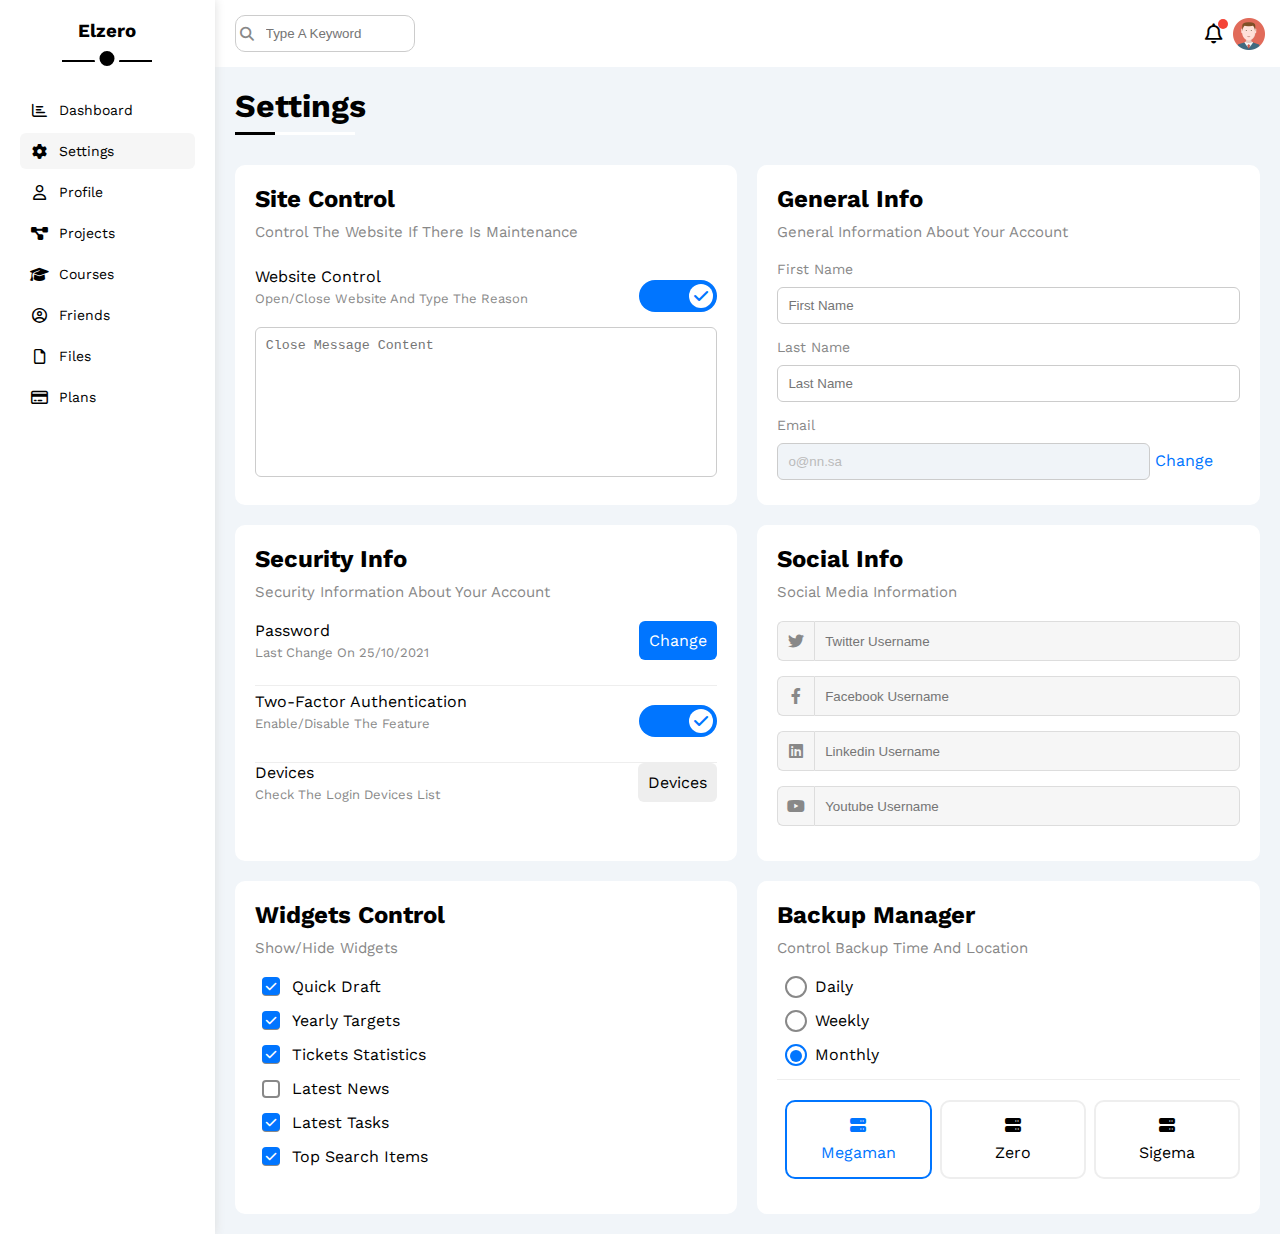
<file: settings.html>
<!DOCTYPE html>
<html lang="en">
<head>
    <meta charset="UTF-8">
    <meta http-equiv="X-UA-Compatible" content="IE=edge">
    <meta name="viewport" content="width=device-width, initial-scale=1.0">
    <title>Settings</title>
     <link rel="preconnect" href="https://fonts.googleapis.com">
<link rel="preconnect" href="https://fonts.gstatic.com" crossorigin>
<link href="https://fonts.googleapis.com/css2?family=Roboto:wght@100;300&family=Work+Sans:ital,wght@0,300;0,500;0,700;0,800;1,200;1,400&display=swap" rel="stylesheet"> 
<link rel="stylesheet" href="css/all.min.css">
<link rel="stylesheet" href="css/framework.css">
<link rel="stylesheet" href="css/index.css">
    
</head>
<body>
    <div class="page d-flex">
        <div class="sidebar bg-white p-20 p-relative">
            <h3 class="mt-0 txt-c p-relative">Elzero</h3>
            <ul>
                <li><a class="d-flex align-center fs-15 c-black p-10 rad-6" href="index.html"><i class="fa-regular fa-chart-bar fa-fw"></i><span class="hd-mob">Dashboard</span></a></li>
                <li><a class="active d-flex align-center fs-15 c-black p-10 rad-6" href="settings.html"><i class="fa-solid fa-gear fa-fw"></i><span class="hd-mob">Settings</span></a></li>
                <li><a class="d-flex align-center fs-15 c-black p-10 rad-6" href="profile.html"><i class="fa-regular fa-user fa-fw"></i><span class="hd-mob">Profile</span></a></li>
                <li><a class="d-flex align-center fs-15 c-black p-10 rad-6" href="projects.html"><i class="fa-solid fa-diagram-project fa-fw"></i><span class="hd-mob">Projects</span></a></li>
                <li><a class="d-flex align-center fs-15 c-black p-10 rad-6" href="courses.html"><i class="fa-solid fa-graduation-cap fa-fw"></i><span class="hd-mob">Courses</span></a></li>
                <li><a class="d-flex align-center fs-15 c-black p-10 rad-6" href="friends.html"><i class="fa-regular fa-circle-user fa-fw"></i><span class="hd-mob">Friends</span></a></li>
                <li><a class="d-flex align-center fs-15 c-black p-10 rad-6" href="files.html"><i class="fa-regular fa-file fa-fw"></i><span class="hd-mob">Files</span></a></li>
                <li><a class="d-flex align-center fs-15 c-black p-10 rad-6" href="plans.html"><i class="fa-regular fa-credit-card fa-fw"></i><span class="hd-mob">Plans</span></a></li>
            </ul>
        </div>
        <div class="content w-full">
            <div class="head bg-white p-15 bet-flex">
               <div class="search p-relative">
                <input class="p-10" type="search" placeholder="Type A Keyword">
               </div>
               <div class="icon d-flex align-center">
                <span class="noti p-relative"><i class="fa-regular fa-bell fa-lg"></i></span>
                <img src="images/avatar.png" alt="">
               </div>
            </div> 
          <h1   class="p-relative">Settings</h1>
        <div class="setting-page m-20 d-grid gap-20">
            <div class="p-20 bg-white rad-10">
                <h2 class="mt-0 mb-10">Site Control</h2>
                <p class="mt-0 mb-20 fs-15 c-grey">Control The Website If There Is Maintenance</p>
                <div class="mb-15 bet-flex">
                    <div>
                        <span>Website Control</span>
                        <p class="c-grey mt-5 fs-13 mb-0">Open/Close Website And Type The Reason</p>
                    </div>
                    <div>
                        <label>
                            <input class="tog" type="checkbox" checked>
                            <div class="tog-switch"></div>
                        </label>
                    </div>
                </div>
                <textarea class="close b-none p-10 rad-6 w-full d-block" placeholder="Close Message Content"></textarea>
            </div>
        <div class="p-20 bg-white rad-10">
            <h2 class="mt-0 mb-10">General Info</h2>
            <p class="mt-0 mb-20 fs-15 c-grey">General Information About Your Account</p>
            <div class="mb-15">
                <label for="first" class="c-grey d-block fs-14 mb-10">First Name</label>
                <input class="b-none b-ccc p-10 rad-6 d-block w-full" id="first" type="text" placeholder="First Name">
            </div>
            <div class="mb-15">
                <label for="last" class="c-grey d-block fs-14 mb-10">Last Name</label>
                <input class="b-none b-ccc p-10 rad-6 d-block w-full" id="last" type="text" placeholder="Last Name">
            </div>
            <div class="mb-5">
                <label for="third" class="c-grey d-block fs-14 mb-10">Email</label>
                <input class="b-none b-ccc p-10 rad-6 d-block w-full" value="o@nn.sa" id="third" type="email" disabled>
                <a class="c-blue" href="#">Change</a>
            </div>
            </div>
            <div class="p-20 bg-white rad-10">
                <h2 class="mt-0 mb-10">Security Info</h2>
                <p class="mt-0 mb-20 fs-15 c-grey">Security Information About Your Account</p>
                <div class="sec-box mb-15 bet-flex">
                    <div>
                        <span>Password</span>
                        <p class="c-grey mt-5 mb-0 fs-13">Last Change On 25/10/2021</p>
                    </div>
                    <a class="bg-blue c-white p-10 rad-6" href="#">Change</a>
                </div>
                <div class="sec-box mb-15 bet-flex">
                    <div>
                        <span>Two-Factor Authentication</span>
                        <p class="c-grey mt-5 mb-0 fs-13">Enable/Disable The Feature</p>
                    </div>
                    <label>
                        <input class="tog" type="checkbox" checked>
                        <div class="tog-switch"></div>
                    </label>
                    
                </div>
                <div class="sec-box mb-15 bet-flex">
                    <div>
                        <span>Devices</span>
                        <p class="c-grey mt-5 mb-0 fs-13">Check The Login Devices List</p>
                    </div>
                    <a class="bg-eee c-black p-10 rad-6" href="#">Devices</a>
                </div>
                </div>
                <div class="social-boxes p-20 bg-white rad-10">
                    <h2 class="mt-0 mb-10">Social Info</h2>
                    <p class="mt-0 mb-20 fs-15 c-grey">Social Media Information</p>
                    <div class="d-flex align-center mb-15">
                     <i class="fa-brands fa-twitter c-grey center-flex"></i>
                     <input class="w-full" type="text" placeholder="Twitter Username">
                    </div>
                    <div class="d-flex align-center mb-15">
                     <i class="fa-brands fa-facebook-f c-grey center-flex"></i>
                     <input class="w-full" type="text" placeholder="Facebook Username">
                    </div>
                    <div class="d-flex align-center mb-15">
                     <i class="fa-brands fa-linkedin c-grey center-flex"></i>
                     <input class="w-full" type="text" placeholder="Linkedin Username">
                    </div>
                    <div class="d-flex align-center mb-15">
                     <i class="fa-brands fa-youtube c-grey center-flex"></i>
                     <input class="w-full" type="text" placeholder="Youtube Username">
                    </div>
                    </div>
                    <div class="p-20 bg-white rad-10">
                        <h2 class="mt-0 mb-10">Widgets Control</h2>
                        <p class="mt-0 mb-20 fs-15 c-grey">Show/Hide Widgets</p>
                        <div class="control d-flex align-center mb-15">
                            <input type="checkbox" id="one" checked>
                            <label for="one">Quick Draft</label>
                        </div>
                        <div class="control d-flex align-center mb-15">
                            <input type="checkbox" id="two" checked>
                            <label for="two">Yearly Targets</label>
                        </div>
                        <div class="control d-flex align-center mb-15">
                            <input type="checkbox" id="three" checked>
                            <label for="three">Tickets Statistics</label>
                        </div>
                        <div class="control d-flex align-center mb-15">
                            <input type="checkbox" id="four">
                            <label for="four">Latest News</label>
                        </div>
                        <div class="control d-flex align-center mb-15">
                            <input type="checkbox" id="five" checked>
                            <label for="five">Latest Tasks</label>
                        </div>
                        <div class="control d-flex align-center mb-15">
                            <input type="checkbox" id="six" checked>
                            <label for="six">Top Search Items</label>
                        </div>
                        </div>
                        <div class="backup p-20 bg-white rad-10">
                            <h2 class="mt-0 mb-10">Backup Manager</h2>
                            <p class="mt-0 mb-20 fs-15 c-grey">Control Backup Time And Location</p>
                            <div class="date d-flex align-center mb-15">
                                <input type="radio" name="time" id="daily" checked>
                                <label for="daily">Daily</label>
                            </div>
                            <div class="date d-flex align-center mb-15">
                                <input type="radio" name="time" id="weekly" checked>
                                <label for="weekly">Weekly</label>
                            </div>
                            <div class="date d-flex align-center mb-15">
                                <input type="radio" name="time" id="monthly" checked>
                                <label for="monthly">Monthly</label>
                            </div>
                            <div class="servers d-flex align-center txt-c">
                                <input type="radio" name="serv" id="serv-one" checked>
                                <div class="server mb-15 rad-10 w-full">
                                    <label class="d-block m-15" for="serv-one">
                                        <i class="fa-solid fa-server d-block mb-10"></i>
                                        Megaman 
                                    </label>
                                </div>
                                <input type="radio" name="serv" id="serv-two">
                                <div class="server mb-15 rad-10 w-full">
                                    <label class="d-block m-15" for="serv-two">
                                        <i class="fa-solid fa-server d-block mb-10"></i>
                                        Zero
                                    </label>
                                </div>
                                <input type="radio" name="serv" id="serv-three">
                                <div class="server mb-15 rad-10 w-full">
                                    <label class="d-block m-15" for="serv-three">
                                        <i class="fa-solid fa-server d-block mb-10"></i>
                                        Sigema 
                                    </label>
                                </div>
                            </div>
                            </div>
            </div>
    </div>
</body>
</html>
</file>
<file: css/framework.css>
:root{
    --blue-color: #0075ff;
    --blue-alt-color: #0d69d5;
    --orange-color: #f59e0b;
    --green-color: #22c55e;
    --red-color: #f44336;
    --grey-color: #888;
}
.d-flex{
    display: flex;
}
.bg-white{
    background-color: white;
}
.bg-eee{
    background-color: #eee;
}
.bg-blue{
    background-color: var(--blue-color);
}
.bg-orange{
    background-color: var(--orange-color);
}
.bg-green{
    background-color: var(--green-color);
}
.bg-red{
    background-color: var(--red-color);
}
.c-white{
    color: white;
}
.c-red{
    color: var(--red-color);
}
.w-fit{
    width: fit-content;
}
.p-20{
    padding: 20px;
}
.p-10{
    padding: 10px;
}
.p-15{
    padding: 15px;
}
.pt-10{
    padding-top: 10px;
}
.pt-15{
    padding-top: 15px;
}
.pt-20{
    padding-top: 20px;
}
.pb-15{
    padding-bottom: 15px;
}
.pb-20{
    padding-bottom: 20px;
}
.pl-15{
    padding-left: 15px;
}
.m-20{
    margin: 20px;
}
.m-15{
    margin: 15px;
}
.m-0{
    margin: 0;
}
.mt-0{
    margin-top: 0;
}
.mb-0{
    margin-bottom: 0;
}
.mt-10{
    margin-top: 10px;
}
.mt-20{
    margin-top: 20px;
}
.mt-15{
    margin-top: 15px;
}
.mr-15{
    margin-right: 15px;
}
.mt-25{
    margin-top: 25px;
}
.mt-5{
    margin-top: 5px;
}
.mb-5{
    margin-bottom: 5px;
}
.mb-15{
    margin-bottom: 15px;
}
.mb-20{
    margin-bottom: 20px;
}
.mb-25{
    margin-bottom: 25px;
}
.mb-10{
    margin-bottom: 10px;
}
.mr-10{
    margin-right: 10px;
}
.p-relative{
    position: relative;
}
.p-absolute{
    position: absolute;
}
.txt-c{
    text-align: center;
}
.txt-right{
    text-align: right;
}
.align-center{
    align-items: center;
}
.space-between{
    justify-content: space-between;
}
.fs-13{
    font-size: 13px;
}
.fs-14{
    font-size: 14px;
}
.fs-15{
    font-size: 15px;
}
.fs-25{
    font-size: 25px;
}
.fw-bold{
    font-weight: bold;
}
.c-black{
    color: black;
}
.c-grey{
    color: var(--grey-color);
}
.c-blue{
    color: var(--blue-color);
}
.c-orange{
    color: var(--orange-color);
}
.c-green{
    color: var(--green-color);
}
.rad-6{
    border-radius: 6px;
}
.rad-10{
    border-radius: 10px;
}
@media(max-width: 767px){
    .hd-mob{
        display: none;
    }
}
@media(max-width: 767px){
    .txt-c-mobile{
        text-align: center;
    }
}
@media(max-width: 767px){
    .block-mobile{
        display: block;
    }
}
.w-full{
    width: 100%;
}
.bet-flex{
    display: flex;
    justify-content: space-between;
    align-items: center;
}
.center-flex{
    display: flex;
    align-items: center;
    justify-content: center;
}
.f-wrap{
    flex-wrap: wrap;
}
.d-grid{
    display: grid;
}
.gap-20{
    gap: 20px;
}
.d-block{
    display: block;
}
.b-none{
    border: none;
}
.b-ccc{
    border: 1px solid #ccc;
}
.b-eee{
    border: 1px solid #eee;
}
.btn-shape{
    padding: 4px 10px;
    border-radius: 6px;
}
.rad-half{
    border-radius: 50%;
}
.h-full{
    height: 100%;
}
.w-100{
    width: 100px;
}
.h-100{
    height: 100px;
}
</file>
<file: css/index.css>
*{
    -webkit-box-sizing: border-box;
    -moz-box-sizing: border-box;
    box-sizing: border-box;
}
html{
    scroll-behavior: smooth;
}
:root{
    --blue-color: #0075ff;
    --blue-alt-color: #0d69d5;
    --orange-color: #f59e0b;
    --green-color: #22c55e;
    --red-color: #f44336;
    --grey-color: #888;
}
body{
font-family: 'Work Sans', sans-serif;
margin: 0;
}
*:focus{
    outline: none;
}
ul{
    list-style: none;
    padding: 0;
}
::-webkit-scrollbar{
  width: 15px;
}
::-webkit-scrollbar-track{
    background-color: white;
}
::-webkit-scrollbar-thumb{
    background-color: var(--blue-color);
}
::-webkit-scrollbar-thumb:hover{
    background-color: var(--blue-alt-color);
}
a{
    text-decoration: none;
}

.page{
    background-color: #f1f5f9;
    min-height: 100vh;
}
.page .sidebar{
    width: 250px;
    box-shadow: 0 0 10px #ddd;
}
.page .sidebar h3{
    margin-bottom: 50px;
}
.page .sidebar h3::before{
content: "";
position: absolute;
background-color: black;
bottom: -20px;
left: 50%;
transform: translateX(-50%);
height: 2px;
width: 90px;

}
.page .sidebar h3::after{
content: "";
position: absolute;
width: 15px;
height: 15px;
border-radius: 50%;
bottom: -29px;
left: 50%;
transform: translateX(-50%);
background-color: black;
border: 5px solid white;
}
.page .sidebar ul li a{
    transition: 0.3s;
    margin-bottom: 5px;
}
.page .sidebar ul li a:hover,
.page .sidebar ul li a.active{
    background-color: #f6f6f6;
}
.page .sidebar ul li a span{
    font-size: 14px;
    margin-left: 10px;
}
@media(max-width: 767px){
    .page .sidebar{
        width: 60px;
        padding: 10px;
    }
    .page .sidebar h3{
        font-size: 13px;
        margin-bottom: 15px;
    }
    .page .sidebar h3::before,
    .page .sidebar h3::after{
        display: none;
    }
}
 .content{
    overflow: hidden;
 }
 .content .head .search::before{
    font-family: "Font Awesome 6 Free";
    content: "\f002";
    font-weight: 900;
    position: absolute;
    left: 10px;
    top: 50%;
    transform: translateY(-50%);
    color: var(--grey-color);
    font-size: 14px;
 }
 .content .head .search input{
    border: 1px solid #ccc;
    border-radius: 10px;
    margin-left: 5px;
    padding-left: 30px;
    width: 180px;
    transition: width 0.3s;
 }
 .content .head .search input:focus{
    width: 220px;
 }
 .content .head .search input:focus::placeholder{
  opacity: 0;
 }
 .content .head .icon .noti::before{
    content: "";
    position: absolute;
    width: 10px;
    height: 10px;
    background-color: var(--red-color);
    border-radius: 50%;
    right: -5px;
    top: -5px
 }
 .content .head .icon img{
  width: 32px;
  height: 32px;
  margin-left: 10px;
 }
 .page h1{
    margin: 20px 20px 40px;
 }
 .page h1::before,
 .page h1::after{
content: "";
position: absolute;
height: 3px;
bottom: -10px;
left: 0;
 }
 .page h1::before{
background-color: white;
width: 120px;
 }
 .page h1::after{
background-color: black;
width: 40px;
 }
 .wrape{
    grid-template-columns: repeat(auto-fill, minmax(450px, 1fr));
    margin-left: 20px;
    margin-right: 20px;
    margin-bottom: 20px;
 }
 @media(max-width: 767px){
    .wrape{
    grid-template-columns: minmax(200px, 1fr);
    margin-left: 10px;
    margin-right: 10px;
    gap: 10px;
    }
 }
 .welcome{
    overflow: hidden;
 }
 .welcome .intro img{
    width: 170px;
    margin-bottom: -10px;
 }
 .welcome .avatar{
    height: 64px;
    width: 64px;
    border: 2px solid white;
    border-radius: 50%;
    padding: 2px;
    box-shadow: 0 0 5px #ddd;
    margin-left: 20px;
    margin-top: -32px;
 }
 .welcome .body{
  border-top: 1px solid #eee;
  border-bottom: 1px solid #eee;
 }
 .welcome .body > div{
 flex: 1;
 }
 .welcome .visit{
 margin: 0 15px 15px auto;
 transition: 0.3s;
 }
 .welcome .visit:hover{
    background-color: var(--blue-alt-color);
 }
 @media(max-width: 767px){
    .welcome .intro{
        margin-bottom: 30px;
    }
    .welcome .avatar{
        margin-left: 0;
    }
    .welcome .body > div:not(:last-child){
        margin-bottom: 20px;
    }
 }
 .quick textarea{
 resize: none;
 min-height: 160px;
 }
 .quick .save{
    margin-left: auto;
    transition: 0.3s;
    cursor: pointer;
 }
 .quick .save:hover{
    background-color: var(--blue-alt-color);
 }
 .target .row .icons{
    width: 80px;
    height: 80px;
    margin-right: 15px;

 }
 .target .detail{
    flex: 1;
 }
 .target .prog{
    height: 4px;
 }
 .target .prog > span{
    position: absolute;
    left: 0;
    top: 0;
    height: 100%;
 }
 .target .prog > span span{
  position: absolute;
  right: -16px;
  bottom: 16px;
  color: white;
  padding: 2px 5px;
  border-radius: 6px;
  font-size: 13px;
 }
 .target .prog > span span::before{
  content: "";
  position: absolute;
  border-color: transparent;
  border-width: 5px;
  border-style: solid;
  bottom: -10px;
  left: 50%;
  transform: translateX(-50%);
 }
 .target .prog > .blue span::before{
    border-top-color: var(--blue-color);
 }
 .target .prog > .orange span::before{
    border-top-color: var(--orange-color);
 }
 .target .prog > .green span::before{
    border-top-color: var(--green-color);
 }
 .blue .icons,
 .blue .prog{
    background-color: rgb(0 117 225/ 20%);
 }
 .orange .icons,
 .orange .prog{
    background-color: rgb(245 158 11/ 20%);
 }
 .green .icons,
 .green .prog{
    background-color: rgb(34 197 94/ 20%);
 }
 .ticket .box{
border: 1px solid #ccc;
width: calc(50% - 10px);
 }
 @media(max-width: 767px){
    .ticket .box{
        flex-basis: 100%;
    }
 }
 .new .new-row:not(:last-of-type){
    margin-bottom: 20px;
    padding-bottom: 20px;
    border-bottom: 1px solid #eee;
 }
 .new .new-row img{
    width: 100px;
    border-radius: 10px;
    margin-right: 15px;
 }
 .new .new-row .info{
    flex-grow: 1;
 }
 .new .new-row .info h3{
    margin: 0 0 6px;
    font-size: 16px;
 }
 @media(max-width: 767px){
 .new .new-row .label{
 margin: 10px auto;
 width: fit-content;
 }
}
.task .task-row:not(:last-of-type){
    margin-bottom: 20px;
    padding-bottom: 20px;
    border-bottom: 1px solid #eee;
}
.task .task-row .info{
    flex: 1;
}
.task .task-row.done{
    opacity: 0.3;
}
.task .task-row.done .info{
    text-decoration: line-through;
}
.task .delete{
    cursor: pointer;
    transition: 0.3s;
}
.task .delete:hover{
    color: var(--red-color)
}
.upload .upload-row:not(:last-of-type){
    margin-bottom: 5px;
    padding-bottom: 5px;
    border-bottom: 1px solid #eee;
 }
 .upload .upload-row img{
    width: 50px;
    border-radius: 10px;
    margin-right: 15px;
 }
 .upload .upload-row .info{
    flex-grow: 1;
 }
 .upload .upload-row .info h3{
    margin: 0 0 6px;
    font-size: 15px;
    font-weight: normal;
 }
 @media(max-width: 767px){
 .upload .upload-row .buto{
 margin: 10px auto;
 width: fit-content;
 }
}
.project ul::before{
content: '';
position: absolute;
left: 10px;
width: 2px;
height: 100%;
background-color: var(--blue-color);
}
.project ul li::before{
    content: '';
    width: 20px;
    height: 20px;
    border-radius: 50%;
    background-color: white;
    border: 2px solid white;
    outline: 2px solid var(--blue-color);
    margin-right: 15px;
    z-index: 1;
}
.project ul li.done::before{
    content: '';
    background-color: var(--blue-color);
}
.project ul li.current::before{
    animation: change 0.8s infinite alternate;
}
.project .launch{
 position: absolute;
 width: 140px;
 right: 0;
 bottom: 0;
 opacity: 0.1;
}
@keyframes change {
   from{
background-color: var(--blue-color);
   } 
   to{
background-color: white;
   }
}
.remind ul li .key{
    width: 15px;
    height: 15px;
}
.remind ul li .blue{
    border-left: 2px solid var(--blue-color);
}
.remind ul li .green{
    border-left: 2px solid var(--green-color);
}
.remind ul li .orange{
    border-left: 2px solid var(--orange-color);
}
.remind ul li .red{
    border-left: 2px solid var(--red-color);
}
.post .avatar{
    width: 48px;
    height: 48px;
}
.post .content{
    text-transform: capitalize;
    line-height: 1.8;
    border-top: 1px solid #eee;
    border-bottom: 1px solid #eee;
    min-height: 140px;
}
.social .box{
  padding-left: 70px;  
}
.social .box i{
    position: absolute;
    left: 0;
    top: 0;
    width: 50px;
    transition: 0.3s;
}
.social .box i:hover{
    transform: rotate(5deg);
}
.social .twitter{
    background-color: rgb(29 161 242 /20%);
    color: #1da1f2;
}
.social .twitter i,
.social .twitter a{
    background-color: #1da1f2;
}
.social .facebook{
    background-color: rgb(24 119 242 /20%);
    color: #1da1f2
}
.social .facebook i,
.social .facebook a{
    background-color: #1877f2;
}
.social .youtube{
    background-color: rgb(255 0 0/ 20%);
    color: #ff0000
}
.social .youtube i,
.social .youtube a{
    background-color: #ff0000;
}
.social .linkedin{
    background-color: rgb(0 119 181/ 20%);
    color: #0077b5
}
.social .linkedin i,
.social .linkedin a{
    background-color: #0077b5;
}
.pro .res-table{
   overflow-x: auto; 
}
.pro table{
    min-width: 1000px;
    border-spacing: 0;
}
.pro thead td{
    background-color: #eee;
    font-weight: bold;
}
.pro table td{
    padding: 15px;
}
.pro tbody td{
    border-bottom: 1px solid #eee;
    border-left: 1px solid #eee;
    transition: 0.3s;
}
.pro table tbody td:last-child{
    border-right: 1px solid #eee;
}
.pro table tbody tr:hover td{
    background-color: #faf7f7;
}
.pro table img{
    width: 32px;
    height: 32px;
    border-radius: 50%;
    padding: 2px;
    background-color: white;
}
.pro table img:not(:first-child){
    margin-left: -20px;
}
.tog{
-webkit-appearance: none;
appearance: none;
}
.tog-switch{
    background-color: #ccc;
    width: 78px;
    height: 32px;
    border-radius: 16px;
    position: relative;
    transition: 0.3s;
    cursor: pointer;
}
.tog-switch::before{
    font-family: "Font Awesome 5 Free";
    content: "\f00d";
    font-weight: 900;
    background-color: white;
    width: 24px;
    height: 24px;
    border-radius: 50%;
    position: absolute;
    top: 4px;
    left: 4px;
    display: flex;
    justify-content: center;
    align-items: center;
    color: #aaa;
    transition: 0.3s;
}
.tog:checked + .tog-switch{
    background-color: var(--blue-color);
}
.tog:checked + .tog-switch::before{
    font-family: "Font Awesome 5 Free";
    content: "\f00c";
    font-weight: 900;
    left: 50px;
    color: var(--blue-color);

}
.setting-page{
    grid-template-columns: repeat(auto-fill, minmax(500px, 1fr));

}
@media(max-width: 767px){
    .setting-page{
grid-template-columns: minmax(100px, 1fr);
margin-left: 10px;
margin-right: 10px;
gap: 10px;
    }
}
.setting-page .close{
border: 1px solid #ccc;
resize: none;
min-height: 150px;
}
.setting-page #third{
    display: inline-flex;
    width: calc(100% - 90px);
}
.setting-page .sec-box{
    padding-bottom: 10px;
}
.setting-page .sec-box:not(:first-of-type){
    border-top: 1px solid #eee;
}
.setting-page .social-boxes i{
    width: 40px;
    height: 40px;
    background-color: #f6f6f6;
    border: 1px solid #ddd;
    border-right: none;
    border-radius: 6px 0 0 6px;
    transition: 0.3s;
}
.setting-page :disabled{
    cursor: no-drop;
    background-color: #f0f4f8;
    color: #bbb;
}
.setting-page .social-boxes input{
    height: 40px;
    background-color: #f6f6f6;
    border: 1px solid #ddd;
    padding-left: 10px;
    border-radius: 0 6px 6px 0;
}
.setting-page .social-boxes > div:focus-within i{
    color: black;
}
.setting-page .control input[type="checkbox"]{
    -webkit-appearence: none;
    appearance: none;
}
.setting-page .control label{
    padding-left: 30px;
    cursor: pointer;
    position: relative;
}
.setting-page .control label::before{
content: "";
position: absolute;
left: 0;
top: 50%;
transform: translateY(-50%);
height: 14px;
width: 14px;
border: 2px solid var(--grey-color);
border-radius: 4px;
transition: 0.3s;
}
.setting-page .control label:hover::before{
    border-color: var(--blue-alt-color);
}
.setting-page .control label::after{
    font-family: "Font Awesome 5 Free";
    content: "\f00c";
    font-weight: 900;
    position: absolute;
   left: 0;
   top: 0;
    color: white;
    background-color: var(--blue-color);
    border-radius: 4px;
    font-size: 12px;
    width: 18px;
    height: 18px;
    display: flex;
    justify-content: center;
    align-items: center;
    transition: 0.3s;
    transform: scale(0) rotate(360deg);
}
.setting-page .control input[type="checkbox"]:checked + label::after{
    transform: scale(1);
}
.backup input[type="radio"]{
    -webkit-appearence: none;
    appearance: none;
}
.backup .date label{
    position: relative;
    padding-left: 30px;
    cursor: pointer;
}
.backup .date label::before{
    content: "";
    position: absolute;
    top: 50%;
    left: 0;
    transform: translateY(-50%);
    width: 18px;
    height: 18px;
    border-radius: 50%;
    border: 2px solid var(--grey-color);
}
.backup .date label::after{
    content: "";
    position: absolute;
    left: 5px;
    top: 5px;
    width: 12px;
    height: 12px;
    background-color: var(--blue-color);
    border-radius: 50%;
    transition: 0.3s;
    transform: scale(0);
}
.backup .date input[type="radio"]:checked + label::before{
border-color: var(--blue-color);
}
.backup .date input[type="radio"]:checked + label:after{
transform: scale(1);
}
.backup .servers{
    border-top: 1px solid #eee;
    padding-top: 20px;
}
@media(max-width: 767px){
    .backup .servers{
flex-wrap: wrap;
    }
}
.backup .servers .server{
    border: 2px solid #eee;
    position: relative;
}
.backup .servers .server label{
    cursor: pointer;
}
.backup .servers input[type="radio"]:checked + .server{
    border: 2px solid var(--blue-color);
    color: var(--blue-color);
}
.profile-page .overview .avatar-box {
    width: 300px;
}
@media(min-width: 768px){
    .profile-page .overview .avatar-box {
        border-right: 1px solid #eee;
    }
}
@media(max-width: 767px){
    .profile-page .overview{
        flex-direction: column;
    }
}
.profile-page .overview .avatar-box img{
    width: 120px;
    height: 120px;
}
.profile-page .overview .avatar-box .level{
    height: 6px;
    overflow: hidden;
    margin: auto;
    width: 70%;
}
.profile-page .overview .avatar-box .level span{
   position: absolute;
   left: 0;
   top: 0;
   height: 100%;
   background-color: var(--blue-color);
   border-radius: 6px;
}
.profile-page .info-box .box{
    transition: 0.3s;
    flex-wrap: wrap;
    border-bottom: 1px solid #eee;
}
.profile-page .info-box .box:hover{
    background-color: #f9f9f9;
}
@media(min-width: 768px){
.profile-page .info-box .box > div{
    min-width: 250px;
    padding: 10px 0 0;
}
}
.profile-page .info-box .box h4{
    font-weight: normal;
}
@media(max-width: 767px){
    .profile-page .other{
        flex-direction: column;
    }
}
.profile-page .other .skills{
    flex-grow: 1;
}
.profile-page .other .skills ul li{
    padding: 15px 0;
}
.profile-page .other .skills ul li span{
    display: inline-flex;
    padding: 4px 10px;
    background-color: #eee;
    border-radius: 6px;
    font-size: 14px;
}
.profile-page .other .skills ul li span:not(:last-child){
    margin-right: 4px;
}
.profile-page .other .skills ul li:not(:last-child){
   border-bottom: 1px solid #eee;
}
.profile-page .other .activities{
    flex-grow: 2;
}
@media(max-width: 767px){
    .profile-page .other .activity {
       flex-direction: column;
    }
    .profile-page .other .activities .activity img{
          margin-right: 0;
          margin-bottom: 15px;
    }
    .profile-page .other .activities .activity .date{
         margin-top: 15px;
    }
}
.profile-page .other .activities .activity img{
    width: 60px;
    height: 60px;
    margin-right: 10px;
}
@media(min-width: 768px){
.profile-page .other .activity .date{
  margin-left: auto;  
}
}
.profile-page .other .activity:not(:last-of-type){
border-bottom: 1px solid #eee;
padding-bottom: 20px;
margin-bottom: 20px;
}
.project-page{
    grid-template-columns: repeat(auto-fill, minmax(500px, 1fr));

}
@media(max-width: 767px){
    .project-page{
grid-template-columns: minmax(200px, 1fr);
margin-left: 10px;
margin-right: 10px;
gap: 10px;
    }
}
.project-page .date{
    position: absolute;
    right: 10px;
    top: 10px;
}
.project-page h4{
    font-weight: normal;
}

.project-page .team img{
    width: 40px;
    height: 40px;
    border-radius: 50%;
    border: 2px solid white;
}
.project-page .team img:not(:first-child){
    margin-left: -20px;
}
.project-page .font{
    border-top: 1px solid #eee;
    border-bottom: 1px solid #eee;
    padding-top: 15px;
    margin-top: 15px;
}
@media(max-width: 767px){
    .project-page .font span{
        display: block;
        text-align: center;
    }
    .project-page .font span:not(:last-child){
        margin-bottom: 15px;
    }
}
.project-page .info{
    margin-top: 15px;
    padding-top: 15px;
}
@media(max-width: 767px){
    .project-page .info{
        flex-direction: column;
    }
    .project-page .info .prog{
          margin-bottom: 15px;
    }
}
.project-page .info .prog{
    height: 6px;
    background-color: #eee;
    width: 260px;
    border-radius: 10px;
}
.project-page .info .prog span{
    position: absolute;
    left: 0;
    top: 0;
    height: 100%;
    border-radius: 10px;
}
.course-page{
    grid-template-columns: repeat(auto-fill, minmax(300px, 1fr));

}
@media(max-width: 767px){
    .course-page{
grid-template-columns: minmax(200px, 1fr);
margin-left: 10px;
margin-right: 10px;
gap: 10px;
    }
}
.course-page .course{
    overflow: hidden;
}
.course-page .instruct{
    position: absolute;
    left: 20px;
    top: 20px;
    width: 64px;
    height: 64px;
    border: 2px solid white;
    border-radius: 50%;
}
.course-page .cover{
    max-width: 100%;
}
.course-page .desc{
    line-height: 1.7;
}
.course-page .info{
    border-top: 1px solid #eee;
    font-size: 15px;
}
.course-page .info .title{
    position: absolute;
    left: 50%;
    top: -12px;
    transform: translateX(-50%);
    height: 26px;
}
.friend-page{
    grid-template-columns: repeat(auto-fill, minmax(300px, 1fr));

}
@media(max-width: 767px){
    .friend-page{
grid-template-columns: minmax(200px, 1fr);
margin-left: 10px;
margin-right: 10px;
gap: 10px;
    }
}
.friend-page .friend .contact{
    position: absolute;
    left: 10px;
    top: 10px;
}
.friend-page .friend .contact i{
    background-color: #eee;
    transition: 0.3s;
    margin-right: 5px;
    cursor: pointer;
    border-radius: 50%;
    padding: 10px;
    font-size: 13px;
    color: #666;
}
.friend-page .friend .contact i:hover{
    color: white;
    background-color: var(--blue-color);
}
.friend-page .friend .icons{
    border-top: 1px solid #eee;
    border-bottom: 1px solid #eee;
    margin-top: 10px;
    margin-bottom: 15px;
    padding-top: 15px;
    padding-bottom: 15px;
}
.friend-page .friend .icons i{
    margin-right: 5px;
}
.friend-page .friend .icons .vip{
    position: absolute;
    right: 0;
    top: 50%;
    transform: translateY(-50%);
    font-size: 40px;
    opacity: 0.2;
}
.files-page{
    flex-direction: row-reverse;
    align-items: flex-start;
}
@media(max-width: 767px){
    .files-page{
        flex-direction: column;
        align-items: normal;
    }
}
.files-page .files-stats{
    min-width: 260px;
}
.files-page .files-stats .icon{
    width: 40px;
    height: 40px;
    margin-right: 10px;
}
.files-page .files-stats .size{
    margin-left: auto;
}
.files-page .files-stats .blue{
    background-color: rgb(0 117 225/ 20%);
}
.files-page .files-stats .green{
    background-color: rgb(34 197 94/ 20%);
}
.files-page .files-stats .red{
    background-color: rgb(244 67 54/ 20%);
}
.files-page .files-stats .orange{
    background-color: rgb(245 158 11/ 20%);
}
.files-page .files-stats .upload{
    margin: 15px auto 0;
    width: fit-content;
    display: block;
    transition: 0.3s;
    padding: 10px 15px;
    border-radius: 6px;
}
.files-page .files-stats .upload:hover{
    background-color: var(--blue-alt-color);
}
.files-page .files-stats .upload:hover i{
    animation: move 0.8s infinite;
}
@keyframes move{
  0%{
    transform: translateY(0);
  }
  50%{
    transform: translateY(-5px);
  }
  100%{
    transform: translateY(0);
  }
}
.files-page .file-content{
    flex: 1;
    grid-template-columns: repeat(auto-fill, minmax(200px, 1fr));

}
@media(max-width: 767px){
  .files-page .file-content{
grid-template-columns: minmax(200px, 1fr);
margin-left: 10px;
margin-right: 10px;
gap: 10px;
    }
}
.files-page .file-content img{
    width: 64px;
    height: 64px;
    transition: 0.3s;
}
.files-page .file-content .file:hover img{
    transform: rotate(6deg);
}
.files-page .file-content .info{
    border-top: 1px solid #eee;
}
.plan-page{
    grid-template-columns: repeat(auto-fill, minmax(450px, 1fr));

}
@media(max-width: 767px){
  .plan-page{
grid-template-columns: minmax(250px, 1fr);
margin-left: 10px;
margin-right: 10px;
gap: 10px;
    }
}
.plan-page .plan .top{
    border: 3px solid white;
    outline: 3px solid transparent;
}
.plan-page .plan.green .top{
    outline-color: var(--green-color);
}
.plan-page .plan.blue .top{
    outline-color: var(--blue-color);
}
.plan-page .plan.orange .top{
    outline-color: var(--orange-color);
}
.plan-page .plan .price{
    position: relative;
    font-size: 40px;
    width: fit-content;
    margin: auto;
}
.plan-page .plan .price span{
    position: absolute;
    left: -20px;
    top: 0;
    font-size: 24px;
}
.plan-page .plan ul li{
    padding: 15px 0;
    font-size: 15px;
    border-bottom: 1px solid #eee;
    display: flex;
    align-items: center;
}
.plan-page .plan ul li span{
    color: black;
}
.plan-page .plan ul li .help{
    margin-left: auto;
    color: var(--grey-color);
    cursor: pointer;
}
.plan-page .plan ul li .yes{
    color: var(--green-color);
}
.plan-page .plan ul li:not(.yes, .help){
    color: var(--red-color);
}
.plan-page .plan ul li i:first-child{
font-size: 18px;
margin-right: 5px;
}
</file>
